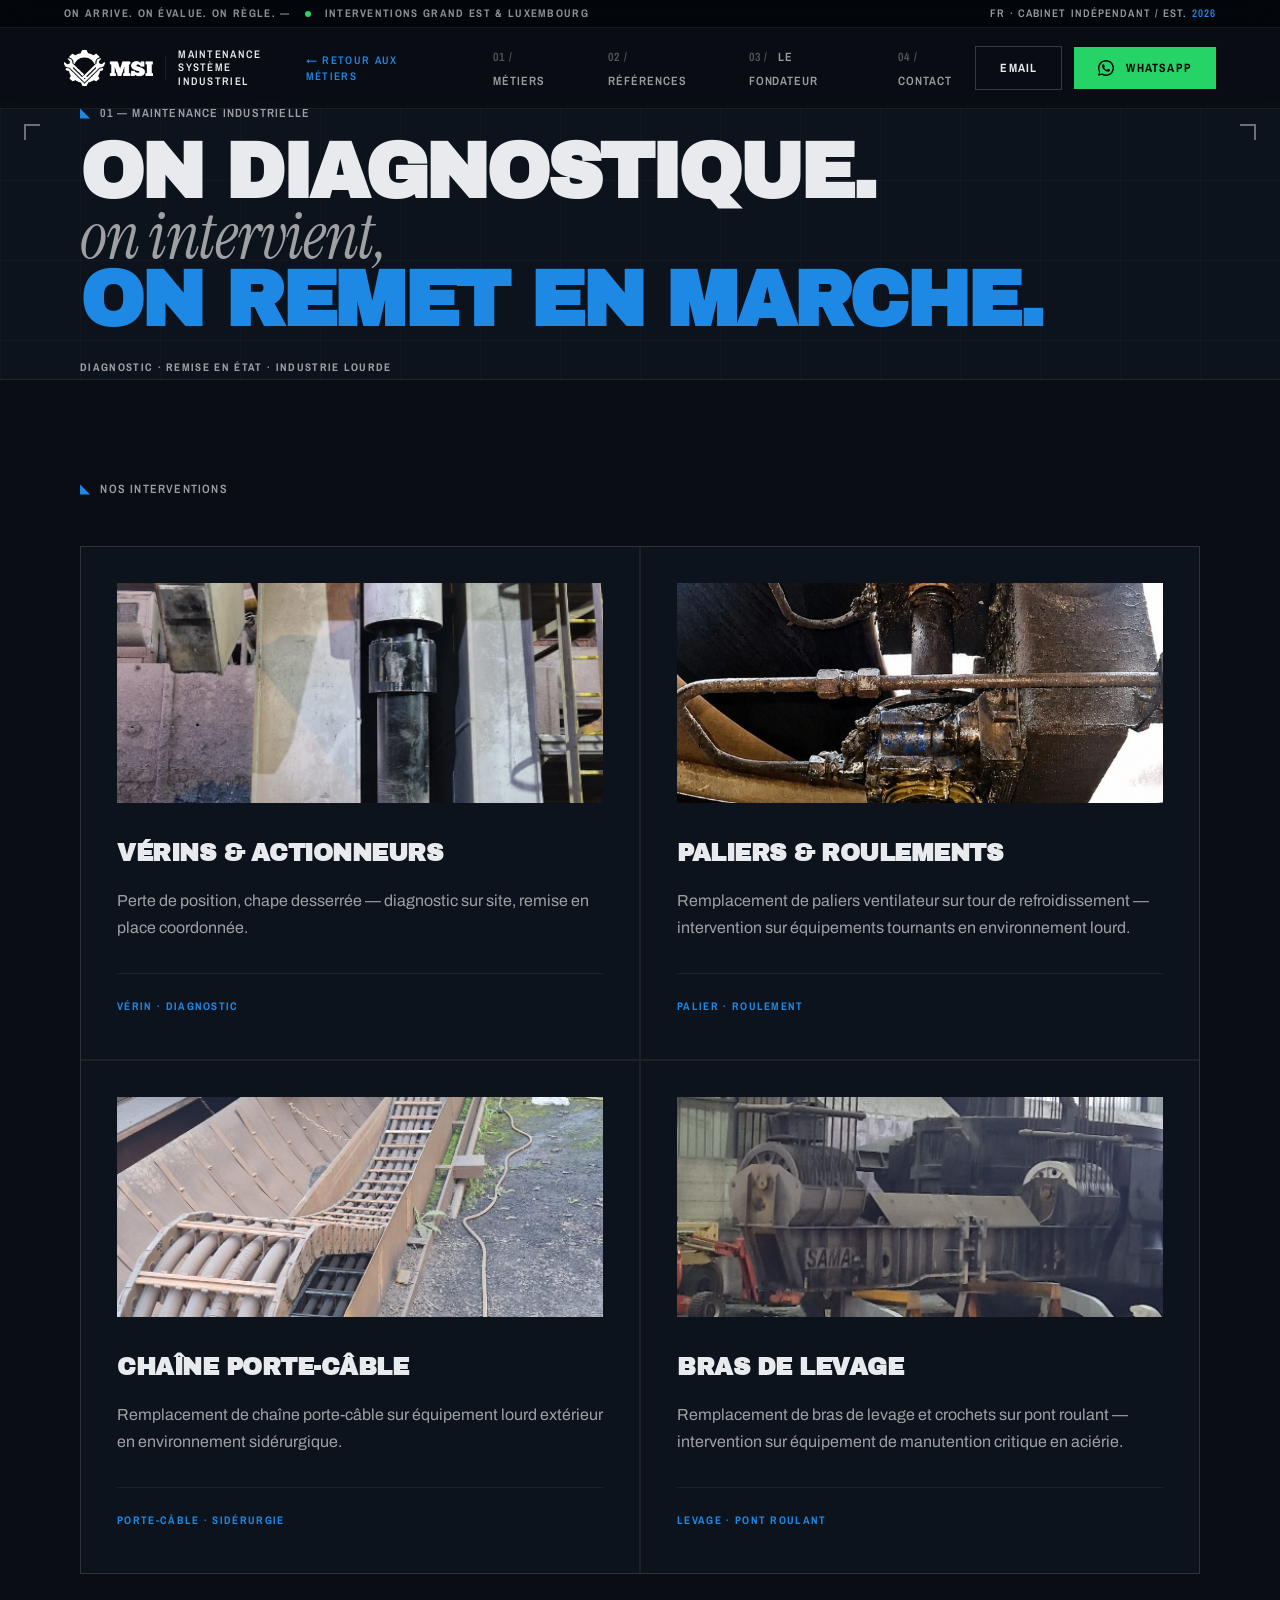
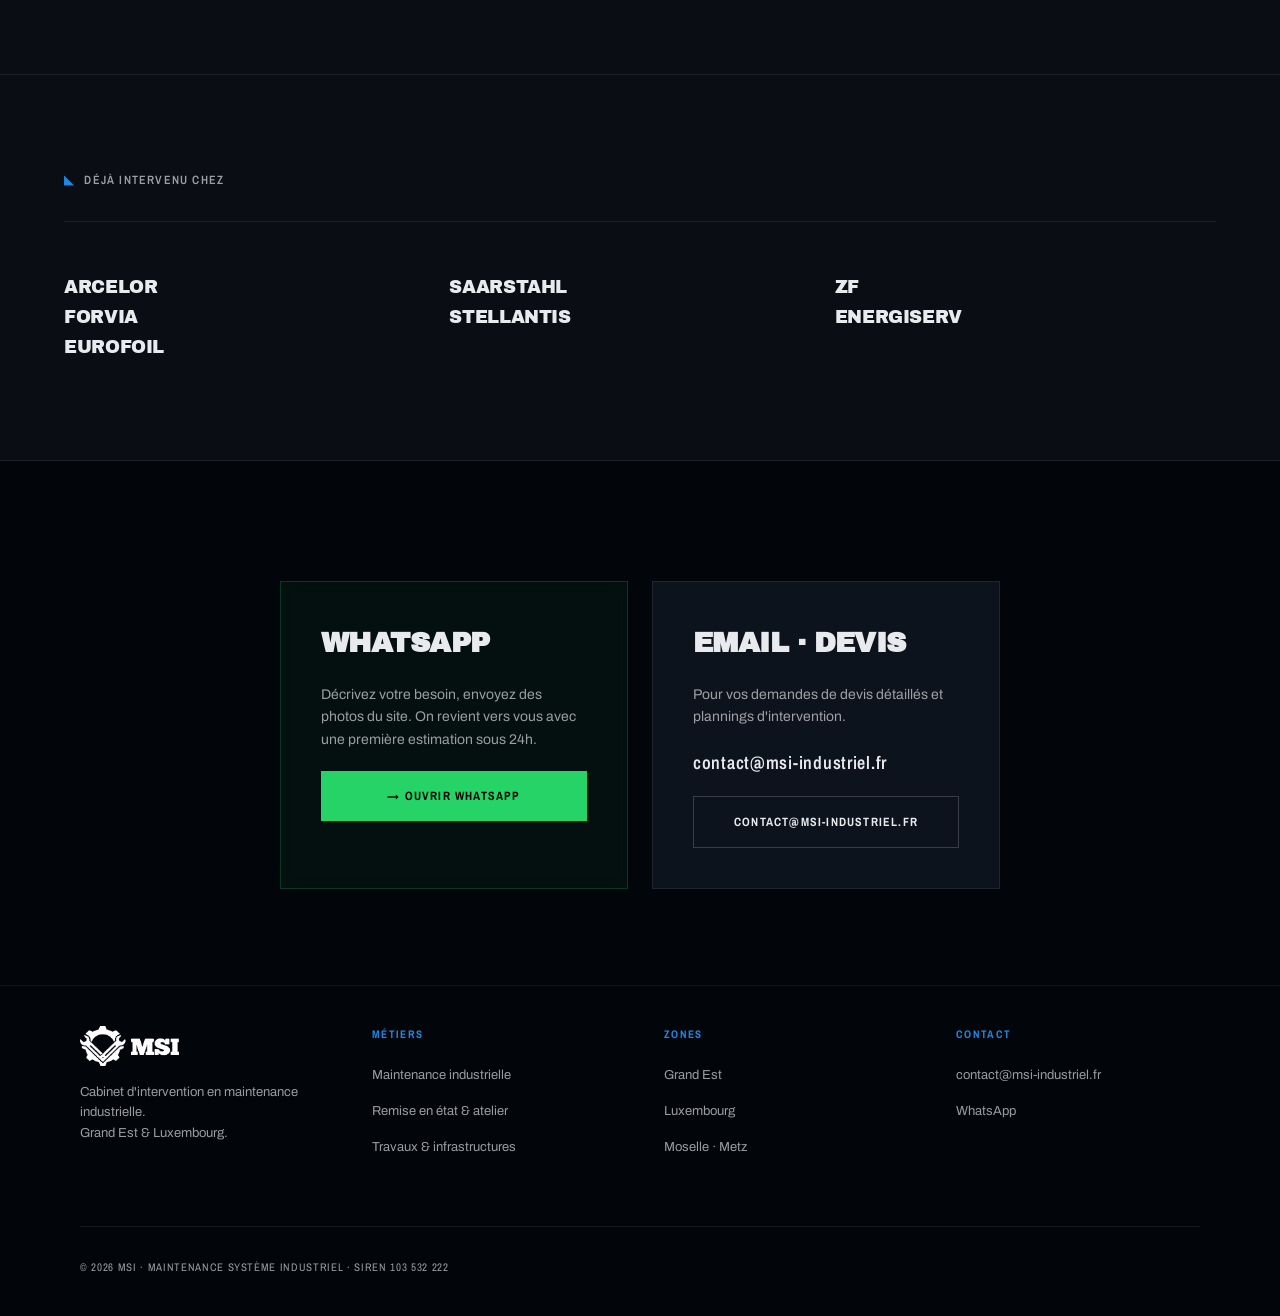
<file: maintenance-industrielle.html>
<!DOCTYPE html>
<html lang="fr">
<head>
  <meta charset="utf-8"/>
  <meta name="viewport" content="width=device-width, initial-scale=1.0"/>
  <title>Maintenance Industrielle — MSI</title>
  <meta name="description" content="MSI - Maintenance Industrielle. Diagnostic, remise en état, industrie lourde."/>
  <link rel="preconnect" href="https://fonts.googleapis.com"/>
  <link rel="preconnect" href="https://fonts.gstatic.com" crossorigin/>
  <link href="https://fonts.googleapis.com/css2?family=Archivo:wght@400;500;600;700&family=Archivo+Black&family=Archivo+Narrow:wght@500;600;700&family=Instrument+Serif:ital@1&display=swap" rel="stylesheet"/>
  <link rel="stylesheet" href="style.css"/>
  <style>
    /* Page specific overrides */
    body { background-color: #0a0e14; }
    
    /* Sticky Nav adjustments for back link */
    .nav { position: fixed; width: 100%; top: 28px; z-index: 100; background: rgba(10,14,20,0.92); backdrop-filter: blur(12px); border-bottom: 1px solid rgba(255,255,255,0.08); }
    
    /* Hero Band */
    .hero-band {
      margin-top: 100px;
      height: 280px;
      background-color: #0d131c;
      background-image: 
        linear-gradient(rgba(255, 255, 255, 0.02) 1px, transparent 1px),
        linear-gradient(90deg, rgba(255, 255, 255, 0.02) 1px, transparent 1px);
      background-size: 80px 80px;
      display: flex;
      align-items: center;
      position: relative;
      border-bottom: 1px solid var(--border);
    }
    .hero-band-content {
      padding: 0 80px;
      max-width: 1440px;
      margin: 0 auto;
      width: 100%;
      position: relative;
    }
    .hero-band .label { margin-bottom: 16px; }
    .hero-band .h1-display { 
      font-size: clamp(48px, 6vw, 80px); 
      line-height: 0.9; 
      margin-bottom: 24px;
    }
    .hero-band .h1-display .serif-line { padding-left: 0; }
    .hero-band .hero-tags {
      font-family: var(--font-ui);
      font-size: 11px;
      font-weight: 700;
      color: rgba(255,255,255,0.6);
      text-transform: uppercase;
      letter-spacing: 0.12em;
    }
    .corner-tl, .corner-tr {
      position: absolute;
      top: 24px;
      width: 16px;
      height: 16px;
    }
    .corner-tl { left: 24px; border-top: 2px solid rgba(255,255,255,0.4); border-left: 2px solid rgba(255,255,255,0.4); }
    .corner-tr { right: 24px; border-top: 2px solid rgba(255,255,255,0.4); border-right: 2px solid rgba(255,255,255,0.4); }

    /* Interventions Section */
    .section-interventions {
      padding: 100px 80px;
      max-width: 1440px;
      margin: 0 auto;
    }
    .interventions-grid {
      display: grid;
      grid-template-columns: 1fr 1fr;
      gap: 2px;
      background: var(--border);
      border: 1px solid var(--border);
      margin-top: 48px;
    }
    .intervention-card {
      background: #0d131c;
      padding: 36px;
      display: flex;
      flex-direction: column;
      position: relative;
    }
    .intervention-card-img {
      width: 100%;
      height: 220px;
      background: #161c28;
      margin-bottom: 32px;
    }
    .intervention-card-title {
      font-family: var(--font-display);
      font-size: 24px;
      text-transform: uppercase;
      letter-spacing: -0.02em;
      margin-bottom: 16px;
      color: var(--text);
    }
    .intervention-card-body {
      font-family: var(--font-body);
      font-size: 16px;
      line-height: 1.7;
      color: rgba(255,255,255,0.6);
      margin-bottom: 32px;
    }
    .intervention-card-footer {
      margin-top: auto;
      padding-top: 24px;
      border-top: 1px solid rgba(255,255,255,0.06);
    }
    .intervention-tag {
      font-family: var(--font-ui);
      font-size: 11px;
      font-weight: 700;
      color: var(--accent);
      text-transform: uppercase;
      letter-spacing: 0.12em;
      margin-bottom: 8px;
      display: block;
    }
    .intervention-source {
      font-family: var(--font-body);
      font-size: 12px;
      color: rgba(255,255,255,0.4);
      font-style: italic;
    }

    @media (max-width: 768px) {
      .hero-band { height: auto; min-height: 200px; padding: 32px 0; margin-top: 88px; }
      .hero-band-content { padding: 0 24px; }
      .hero-band .h1-display {
        font-size: clamp(26px, 8vw, 36px);
        line-height: 1.08;
        overflow-wrap: break-word;
        word-break: break-word;
      }
      .hero-band .hero-tags { font-size: 9px; letter-spacing: 0.06em; }

      .section-interventions { padding: 48px 20px; }
      .interventions-grid {
        display: flex;
        overflow-x: scroll;
        scroll-snap-type: x mandatory;
        -webkit-overflow-scrolling: touch;
        gap: 12px;
        background: transparent;
        border: none;
        margin-top: 32px;
        padding-bottom: 16px;
        margin-left: -20px;
        margin-right: -20px;
        padding-left: 20px;
        padding-right: 20px;
        scrollbar-width: none;
      }
      .interventions-grid::-webkit-scrollbar { display: none; }
      .intervention-card {
        flex: 0 0 82vw;
        scroll-snap-align: start;
      }
    }

  </style>
</head>
<body>

  <!-- 1. STICKY BAR -->
  <div class="sticky-bar" id="sticky-bar">
    <span class="sticky-bar-left">ON ARRIVE. ON ÉVALUE. ON RÈGLE. —<span class="dot"></span>INTERVENTIONS GRAND EST & LUXEMBOURG</span>
    <span>FR · CABINET INDÉPENDANT / EST. <span class="year">2026</span></span>
  </div>

  <!-- 2. NAV -->
  <nav class="nav" id="main-nav">
    <div class="nav-logo">
      <img class="nav-logo-icon" src="assets/img/msi-logo-white.png" alt="MSI — Maintenance Système Industriel"/>
      <div class="nav-logo-divider"></div>
      <div class="nav-logo-text">MAINTENANCE SYSTÈME<br/>INDUSTRIEL</div>
    </div>
    
    <div style="display: flex; align-items: center;">
      <a href="index.html#metiers" class="back-link">← Retour aux métiers</a>
      <ul class="nav-menu" style="margin-left: 24px;">
        <li><a href="index.html#metiers"><span class="num">01 /</span> Métiers</a></li>
        <li><a href="index.html#references"><span class="num">02 /</span> Références</a></li>
        <li><a href="index.html#fondateur"><span class="num">03 /</span> Le Fondateur</a></li>
        <li><a href="index.html#contact"><span class="num">04 /</span> Contact</a></li>
      </ul>
    </div>
    
    <div class="nav-actions">
      <a href="mailto:contact@msi-industriel.fr" class="btn btn-outline-sm">EMAIL</a>
      <a href="https://wa.me/33643799251" class="btn btn-wa-sm">
        <svg width="16" height="16" viewBox="0 0 24 24" fill="currentColor"><path d="M17.472 14.382c-.297-.149-1.758-.867-2.03-.967-.273-.099-.471-.148-.67.15-.197.297-.767.966-.94 1.164-.173.199-.347.223-.644.075-.297-.15-1.255-.463-2.39-1.475-.883-.788-1.48-1.761-1.653-2.059-.173-.297-.018-.458.13-.606.134-.133.298-.347.446-.52.149-.174.198-.298.298-.497.099-.198.05-.371-.025-.52-.075-.149-.669-1.612-.916-2.207-.242-.579-.487-.5-.669-.51-.173-.008-.371-.01-.57-.01-.198 0-.52.074-.792.372-.272.297-1.04 1.016-1.04 2.479 0 1.462 1.065 2.875 1.213 3.074.149.198 2.096 3.2 5.077 4.487.709.306 1.262.489 1.694.625.712.227 1.36.195 1.871.118.571-.085 1.758-.719 2.006-1.413.248-.694.248-1.289.173-1.413-.074-.124-.272-.198-.57-.347z"/><path d="M12 0C5.373 0 0 5.373 0 12c0 2.127.555 4.123 1.525 5.857L.06 23.524l5.844-1.533A11.94 11.94 0 0012 24c6.627 0 12-5.373 12-12S18.627 0 12 0zm0 21.82c-1.92 0-3.753-.516-5.36-1.493l-.384-.228-3.985 1.045 1.064-3.89-.25-.398A9.794 9.794 0 012.18 12c0-5.422 4.398-9.82 9.82-9.82S21.82 6.578 21.82 12s-4.398 9.82-9.82 9.82z"/></svg>
        WHATSAPP
      </a>
    </div>
  </nav>

  <!-- HERO BAND -->
  <header class="hero-band">
    <div class="corner-tl"></div>
    <div class="corner-tr"></div>
    <div class="hero-band-content reveal">
      <p class="label"><span class="triangle">◣</span> 01 — MAINTENANCE INDUSTRIELLE</p>
      <h1 class="h1-display">
        ON DIAGNOSTIQUE.<br/>
        <span class="serif-line" style="color: rgba(255,255,255,0.6);">on intervient,</span>
        <span style="color: var(--accent);">ON REMET EN MARCHE.</span>
      </h1>
      <div class="hero-tags">DIAGNOSTIC · REMISE EN ÉTAT · INDUSTRIE LOURDE</div>
    </div>
  </header>

  <!-- INTERVENTIONS -->
  <section class="section-interventions">
    <p class="label reveal"><span class="triangle">◣</span> NOS INTERVENTIONS</p>
    <div class="interventions-grid">
      <!-- CARD 1 -->
      <div class="intervention-card reveal">
        <div class="intervention-card-img" style="background-image: url('assets/img/verin.png'); background-size: cover; background-position: center;"></div>
        <h3 class="intervention-card-title">VÉRINS & ACTIONNEURS</h3>
        <p class="intervention-card-body">Perte de position, chape desserrée — diagnostic sur site, remise en place coordonnée.</p>
        <div class="intervention-card-footer">
          <span class="intervention-tag">VÉRIN · DIAGNOSTIC</span>
        </div>
      </div>
      <!-- CARD 2 -->
      <div class="intervention-card reveal reveal-delay-1">
        <div class="intervention-card-img" style="background-image: url('assets/img/palier.jpg'); background-size: cover; background-position: center;"></div>
        <h3 class="intervention-card-title">PALIERS & ROULEMENTS</h3>
        <p class="intervention-card-body">Remplacement de paliers ventilateur sur tour de refroidissement — intervention sur équipements tournants en environnement lourd.</p>
        <div class="intervention-card-footer">
          <span class="intervention-tag">PALIER · ROULEMENT</span>
        </div>
      </div>
      <!-- CARD 3 -->
      <div class="intervention-card reveal">
        <div class="intervention-card-img" style="background-image: url('assets/img/chaine.jpg'); background-size: cover; background-position: center;"></div>
        <h3 class="intervention-card-title">CHAÎNE PORTE-CÂBLE</h3>
        <p class="intervention-card-body">Remplacement de chaîne porte-câble sur équipement lourd extérieur en environnement sidérurgique.</p>
        <div class="intervention-card-footer">
          <span class="intervention-tag">PORTE-CÂBLE · SIDÉRURGIE</span>
        </div>
      </div>
      <!-- CARD 4 -->
      <div class="intervention-card reveal reveal-delay-1">
        <div class="intervention-card-img" style="background-image: url('assets/img/levage.png'); background-size: cover; background-position: center;"></div>
        <h3 class="intervention-card-title">BRAS DE LEVAGE</h3>
        <p class="intervention-card-body">Remplacement de bras de levage et crochets sur pont roulant — intervention sur équipement de manutention critique en aciérie.</p>
        <div class="intervention-card-footer">
          <span class="intervention-tag">LEVAGE · PONT ROULANT</span>
        </div>
      </div>
    </div>
  </section>

  <!-- RÉFÉRENCES -->
  <section class="section-references" style="background: transparent; border-top: 1px solid var(--border);">
    <div class="container">
      <div class="section-header reveal">
        <p class="label"><span class="triangle">◣</span> DÉJÀ INTERVENU CHEZ</p>
      </div>
      <div class="ref-grid">
        <div class="ref-item reveal"><div class="ref-name" style="font-family: var(--font-display); font-size: 18px; color: var(--text);">ARCELOR</div></div>
        <div class="ref-item reveal reveal-delay-1"><div class="ref-name" style="font-family: var(--font-display); font-size: 18px; color: var(--text);">SAARSTAHL</div></div>
        <div class="ref-item reveal reveal-delay-2"><div class="ref-name" style="font-family: var(--font-display); font-size: 18px; color: var(--text);">ZF</div></div>
        <div class="ref-item reveal reveal-delay-3"><div class="ref-name" style="font-family: var(--font-display); font-size: 18px; color: var(--text);">FORVIA</div></div>
        <div class="ref-item reveal"><div class="ref-name" style="font-family: var(--font-display); font-size: 18px; color: var(--text);">STELLANTIS</div></div>
        <div class="ref-item reveal reveal-delay-1"><div class="ref-name" style="font-family: var(--font-display); font-size: 18px; color: var(--text);">ENERGISERV</div></div>
        <div class="ref-item reveal reveal-delay-2"><div class="ref-name" style="font-family: var(--font-display); font-size: 18px; color: var(--text);">EUROFOIL</div></div>
      </div>
    </div>
  </section>

  <!-- CLOSING CTA -->
  <section class="section-cta" style="background: #02060b;">
    <div class="container">
      <div class="cta-cards" style="max-width: 720px; margin: 0 auto; gap: 24px;">
        <div class="cta-card cta-card-wa reveal" style="background: rgba(37,211,102,0.05); border: 1px solid rgba(37,211,102,0.2);">
          <h3 class="cta-card-title">WHATSAPP</h3>
          <p class="cta-card-desc">Décrivez votre besoin, envoyez des photos du site. On revient vers vous avec une première estimation sous 24h.</p>
          <a href="https://wa.me/33643799251" class="btn btn-wa">→ OUVRIR WHATSAPP</a>
        </div>
        <div class="cta-card cta-card-email reveal reveal-delay-1" style="background: #0d131c; border: 1px solid rgba(255,255,255,0.08);">
          <h3 class="cta-card-title">EMAIL · DEVIS</h3>
          <p class="cta-card-desc">Pour vos demandes de devis détaillés et plannings d'intervention.</p>
          <p class="cta-card-contact">contact@msi-industriel.fr</p>
          <a href="mailto:contact@msi-industriel.fr" class="btn btn-outline">CONTACT@MSI-INDUSTRIEL.FR</a>
        </div>
      </div>
    </div>
  </section>

  <!-- FOOTER -->
  <footer class="footer" style="background: #02060b; padding: 40px 80px; border-top: 1px solid rgba(255,255,255,0.06);">
    <div class="footer-top">
      <div class="footer-brand">
        <img src="assets/img/msi-logo-white.png" alt="MSI" class="footer-logo"/>
        <p class="footer-brand-pitch">Cabinet d'intervention en maintenance industrielle.<br/>Grand Est & Luxembourg.</p>
      </div>
      <div>
        <h4 class="footer-col-title">MÉTIERS</h4>
        <ul class="footer-links">
          <li><a href="maintenance-industrielle.html">Maintenance industrielle</a></li>
          <li><a href="remise-en-etat-atelier.html">Remise en état & atelier</a></li>
          <li><a href="travaux-infrastructures.html">Travaux & infrastructures</a></li>
        </ul>
      </div>
      <div>
        <h4 class="footer-col-title">ZONES</h4>
        <ul class="footer-links">
          <li><a href="#">Grand Est</a></li>
          <li><a href="#">Luxembourg</a></li>
          <li><a href="#">Moselle · Metz</a></li>
        </ul>
      </div>
      <div>
        <h4 class="footer-col-title">CONTACT</h4>
        <ul class="footer-links">
          <li><a href="mailto:contact@msi-industriel.fr">contact@msi-industriel.fr</a></li>
          <li><a href="https://wa.me/33643799251">WhatsApp</a></li>
        </ul>
      </div>
    </div>
    <div class="footer-bottom">
      <p>© 2026 MSI · MAINTENANCE SYSTÈME INDUSTRIEL · SIREN 103 532 222</p>
    </div>
  </footer>

  <script>
    document.addEventListener("DOMContentLoaded", () => {
      const observer = new IntersectionObserver((entries) => {
        entries.forEach(entry => {
          if (entry.isIntersecting) {
            entry.target.classList.add('visible');
            observer.unobserve(entry.target);
          }
        });
      }, { threshold: 0.1 });
      document.querySelectorAll('.reveal').forEach(el => observer.observe(el));
    });
  </script>
</body>
</html>
</file>
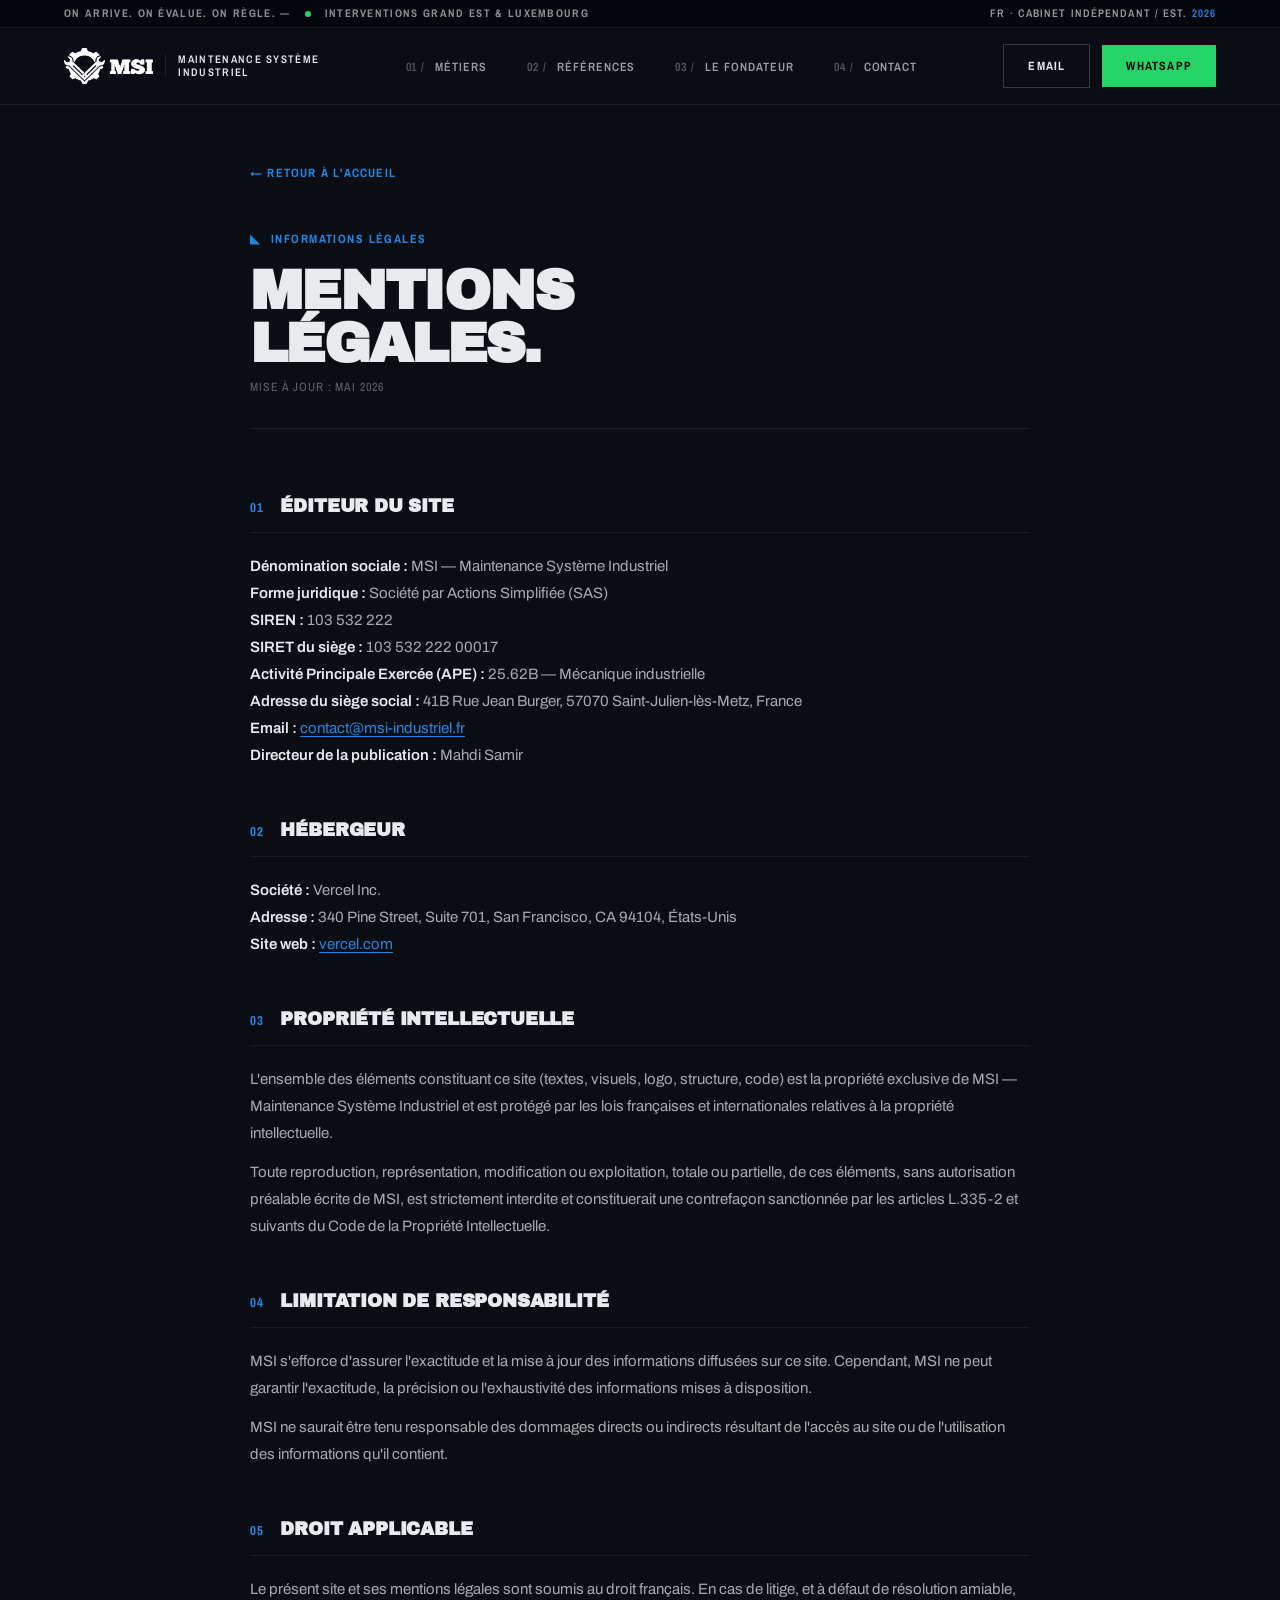
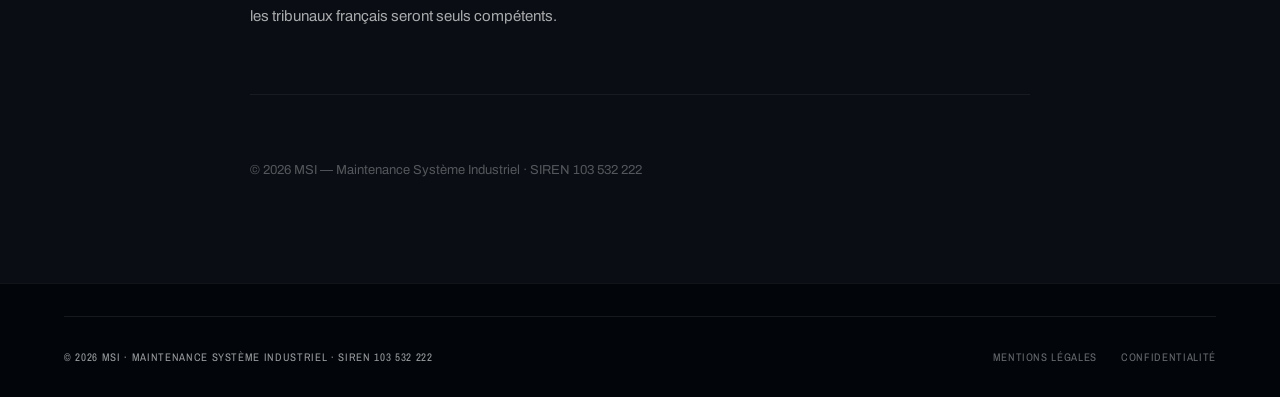
<file: mentions-legales.html>
<!DOCTYPE html>
<html lang="fr">
<head>
  <meta charset="utf-8"/>
  <meta name="viewport" content="width=device-width, initial-scale=1.0"/>
  <title>Mentions légales — MSI</title>
  <meta name="description" content="Mentions légales de MSI — Maintenance Système Industriel."/>
  <link rel="preconnect" href="https://fonts.googleapis.com"/>
  <link rel="preconnect" href="https://fonts.gstatic.com" crossorigin/>
  <link href="https://fonts.googleapis.com/css2?family=Archivo:wght@400;500;600;700&family=Archivo+Black&family=Archivo+Narrow:wght@500;600;700&family=Instrument+Serif:ital@1&display=swap" rel="stylesheet"/>
  <link rel="stylesheet" href="style.css"/>
  <style>
    body { background-color: #0a0e14; }
    .legal-page {
      max-width: 860px;
      margin: 0 auto;
      padding: 160px 40px 100px;
    }
    .legal-eyebrow {
      font-family: var(--font-ui);
      font-size: 12px;
      font-weight: 700;
      letter-spacing: 0.12em;
      text-transform: uppercase;
      color: var(--accent);
      margin-bottom: 16px;
    }
    .legal-eyebrow .triangle { color: var(--accent); margin-right: 6px; }
    .legal-title {
      font-family: var(--font-display);
      font-size: clamp(36px, 5vw, 56px);
      text-transform: uppercase;
      letter-spacing: -0.03em;
      line-height: 0.95;
      margin-bottom: 8px;
      color: var(--text);
    }
    .legal-date {
      font-family: var(--font-ui);
      font-size: 12px;
      color: rgba(255,255,255,0.35);
      letter-spacing: 0.08em;
      text-transform: uppercase;
      margin-bottom: 64px;
      padding-bottom: 32px;
      border-bottom: 1px solid rgba(255,255,255,0.08);
    }
    .legal-section {
      margin-bottom: 48px;
    }
    .legal-section-title {
      font-family: var(--font-display);
      font-size: 18px;
      text-transform: uppercase;
      letter-spacing: -0.01em;
      color: var(--text);
      margin-bottom: 20px;
      padding-bottom: 12px;
      border-bottom: 1px solid rgba(255,255,255,0.06);
    }
    .legal-section-title span {
      color: var(--accent);
      font-size: 13px;
      margin-right: 10px;
      font-family: var(--font-ui);
      font-weight: 700;
      letter-spacing: 0.1em;
    }
    .legal-body {
      font-family: var(--font-body);
      font-size: 15px;
      line-height: 1.8;
      color: rgba(255,255,255,0.65);
    }
    .legal-body strong {
      color: var(--text);
      font-weight: 600;
    }
    .legal-body a {
      color: var(--accent);
      text-decoration: underline;
      text-underline-offset: 3px;
    }
    .legal-body a:hover { color: #fff; }
    .legal-separator {
      height: 1px;
      background: rgba(255,255,255,0.06);
      margin: 64px 0;
    }
    .back-btn {
      display: inline-flex;
      align-items: center;
      gap: 8px;
      font-family: var(--font-ui);
      font-size: 12px;
      font-weight: 700;
      letter-spacing: 0.1em;
      text-transform: uppercase;
      color: var(--accent);
      margin-bottom: 48px;
      transition: color 0.3s;
    }
    .back-btn:hover { color: #fff; }
    @media (max-width: 768px) {
      .legal-page { padding: 120px 24px 80px; }
    }
  </style>
</head>
<body>

  <!-- STICKY BAR -->
  <div class="sticky-bar">
    <span class="sticky-bar-left">ON ARRIVE. ON ÉVALUE. ON RÈGLE. —<span class="dot"></span>INTERVENTIONS GRAND EST & LUXEMBOURG</span>
    <span>FR · CABINET INDÉPENDANT / EST. <span class="year">2026</span></span>
  </div>

  <!-- NAV -->
  <nav class="nav">
    <div class="nav-logo">
      <img class="nav-logo-icon" src="assets/img/msi-logo-white.png" alt="MSI"/>
      <div class="nav-logo-divider"></div>
      <div class="nav-logo-text">MAINTENANCE SYSTÈME<br/>INDUSTRIEL</div>
    </div>
    <ul class="nav-menu">
      <li><a href="index.html#metiers"><span class="num">01 /</span> Métiers</a></li>
      <li><a href="index.html#references"><span class="num">02 /</span> Références</a></li>
      <li><a href="index.html#fondateur"><span class="num">03 /</span> Le Fondateur</a></li>
      <li><a href="index.html#contact"><span class="num">04 /</span> Contact</a></li>
    </ul>
    <div class="nav-actions">
      <a href="mailto:contact@msi-industriel.fr" class="btn btn-outline-sm">EMAIL</a>
      <a href="https://wa.me/33643799251" class="btn btn-wa-sm">WHATSAPP</a>
    </div>
  </nav>

  <!-- CONTENU -->
  <main class="legal-page">

    <a href="index.html" class="back-btn">← Retour à l'accueil</a>

    <p class="legal-eyebrow"><span class="triangle">◣</span> INFORMATIONS LÉGALES</p>
    <h1 class="legal-title">Mentions<br/>légales.</h1>
    <p class="legal-date">Mise à jour : Mai 2026</p>

    <!-- ÉDITEUR -->
    <div class="legal-section">
      <h2 class="legal-section-title"><span>01</span> Éditeur du site</h2>
      <div class="legal-body">
        <p><strong>Dénomination sociale :</strong> MSI — Maintenance Système Industriel</p>
        <p><strong>Forme juridique :</strong> Société par Actions Simplifiée (SAS)</p>
        <p><strong>SIREN :</strong> 103 532 222</p>
        <p><strong>SIRET du siège :</strong> 103 532 222 00017</p>
        <p><strong>Activité Principale Exercée (APE) :</strong> 25.62B — Mécanique industrielle</p>
        <p><strong>Adresse du siège social :</strong> 41B Rue Jean Burger, 57070 Saint-Julien-lès-Metz, France</p>
        <p><strong>Email :</strong> <a href="mailto:contact@msi-industriel.fr">contact@msi-industriel.fr</a></p>
        <p><strong>Directeur de la publication :</strong> Mahdi Samir</p>
      </div>
    </div>

    <!-- HÉBERGEUR -->
    <div class="legal-section">
      <h2 class="legal-section-title"><span>02</span> Hébergeur</h2>
      <div class="legal-body">
        <p><strong>Société :</strong> Vercel Inc.</p>
        <p><strong>Adresse :</strong> 340 Pine Street, Suite 701, San Francisco, CA 94104, États-Unis</p>
        <p><strong>Site web :</strong> <a href="https://vercel.com" target="_blank" rel="noopener">vercel.com</a></p>
      </div>
    </div>

    <!-- PROPRIÉTÉ INTELLECTUELLE -->
    <div class="legal-section">
      <h2 class="legal-section-title"><span>03</span> Propriété intellectuelle</h2>
      <div class="legal-body">
        <p>L'ensemble des éléments constituant ce site (textes, visuels, logo, structure, code) est la propriété exclusive de MSI — Maintenance Système Industriel et est protégé par les lois françaises et internationales relatives à la propriété intellectuelle.</p>
        <p style="margin-top:12px;">Toute reproduction, représentation, modification ou exploitation, totale ou partielle, de ces éléments, sans autorisation préalable écrite de MSI, est strictement interdite et constituerait une contrefaçon sanctionnée par les articles L.335-2 et suivants du Code de la Propriété Intellectuelle.</p>
      </div>
    </div>

    <!-- RESPONSABILITÉ -->
    <div class="legal-section">
      <h2 class="legal-section-title"><span>04</span> Limitation de responsabilité</h2>
      <div class="legal-body">
        <p>MSI s'efforce d'assurer l'exactitude et la mise à jour des informations diffusées sur ce site. Cependant, MSI ne peut garantir l'exactitude, la précision ou l'exhaustivité des informations mises à disposition.</p>
        <p style="margin-top:12px;">MSI ne saurait être tenu responsable des dommages directs ou indirects résultant de l'accès au site ou de l'utilisation des informations qu'il contient.</p>
      </div>
    </div>

    <!-- DROIT APPLICABLE -->
    <div class="legal-section">
      <h2 class="legal-section-title"><span>05</span> Droit applicable</h2>
      <div class="legal-body">
        <p>Le présent site et ses mentions légales sont soumis au droit français. En cas de litige, et à défaut de résolution amiable, les tribunaux français seront seuls compétents.</p>
      </div>
    </div>

    <div class="legal-separator"></div>

    <div class="legal-body" style="font-size:13px; color: rgba(255,255,255,0.3);">
      © 2026 MSI — Maintenance Système Industriel · SIREN 103 532 222
    </div>

  </main>

  <!-- FOOTER -->
  <footer class="footer" style="background: #02060b; padding: 32px 64px; border-top: 1px solid rgba(255,255,255,0.06);">
    <div class="footer-bottom">
      <span>© 2026 MSI · MAINTENANCE SYSTÈME INDUSTRIEL · SIREN 103 532 222</span>
      <span style="display:flex; gap:24px;">
        <a href="mentions-legales.html" style="font-family:var(--font-ui);font-size:11px;letter-spacing:0.06em;text-transform:uppercase;color:rgba(255,255,255,0.4);">Mentions légales</a>
        <a href="politique-confidentialite.html" style="font-family:var(--font-ui);font-size:11px;letter-spacing:0.06em;text-transform:uppercase;color:rgba(255,255,255,0.4);">Confidentialité</a>
      </span>
    </div>
  </footer>

</body>
</html>
</file>
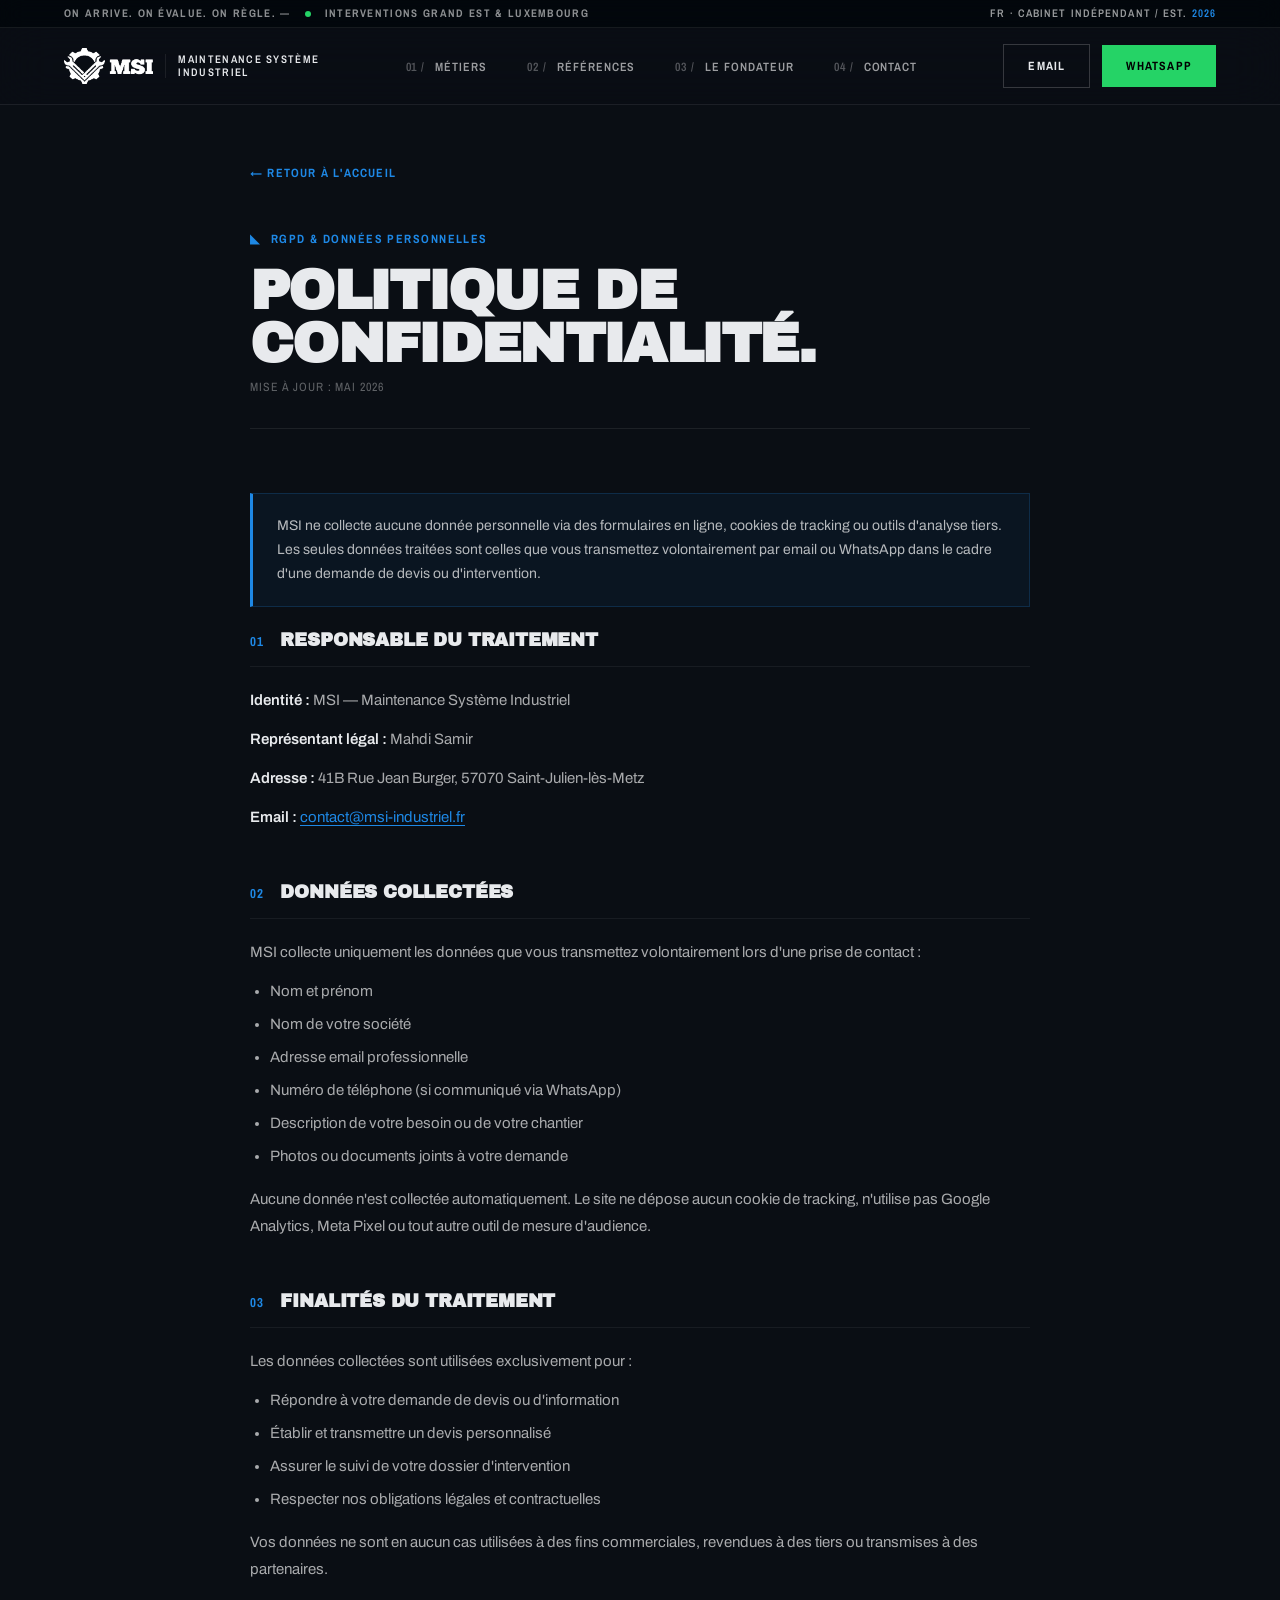
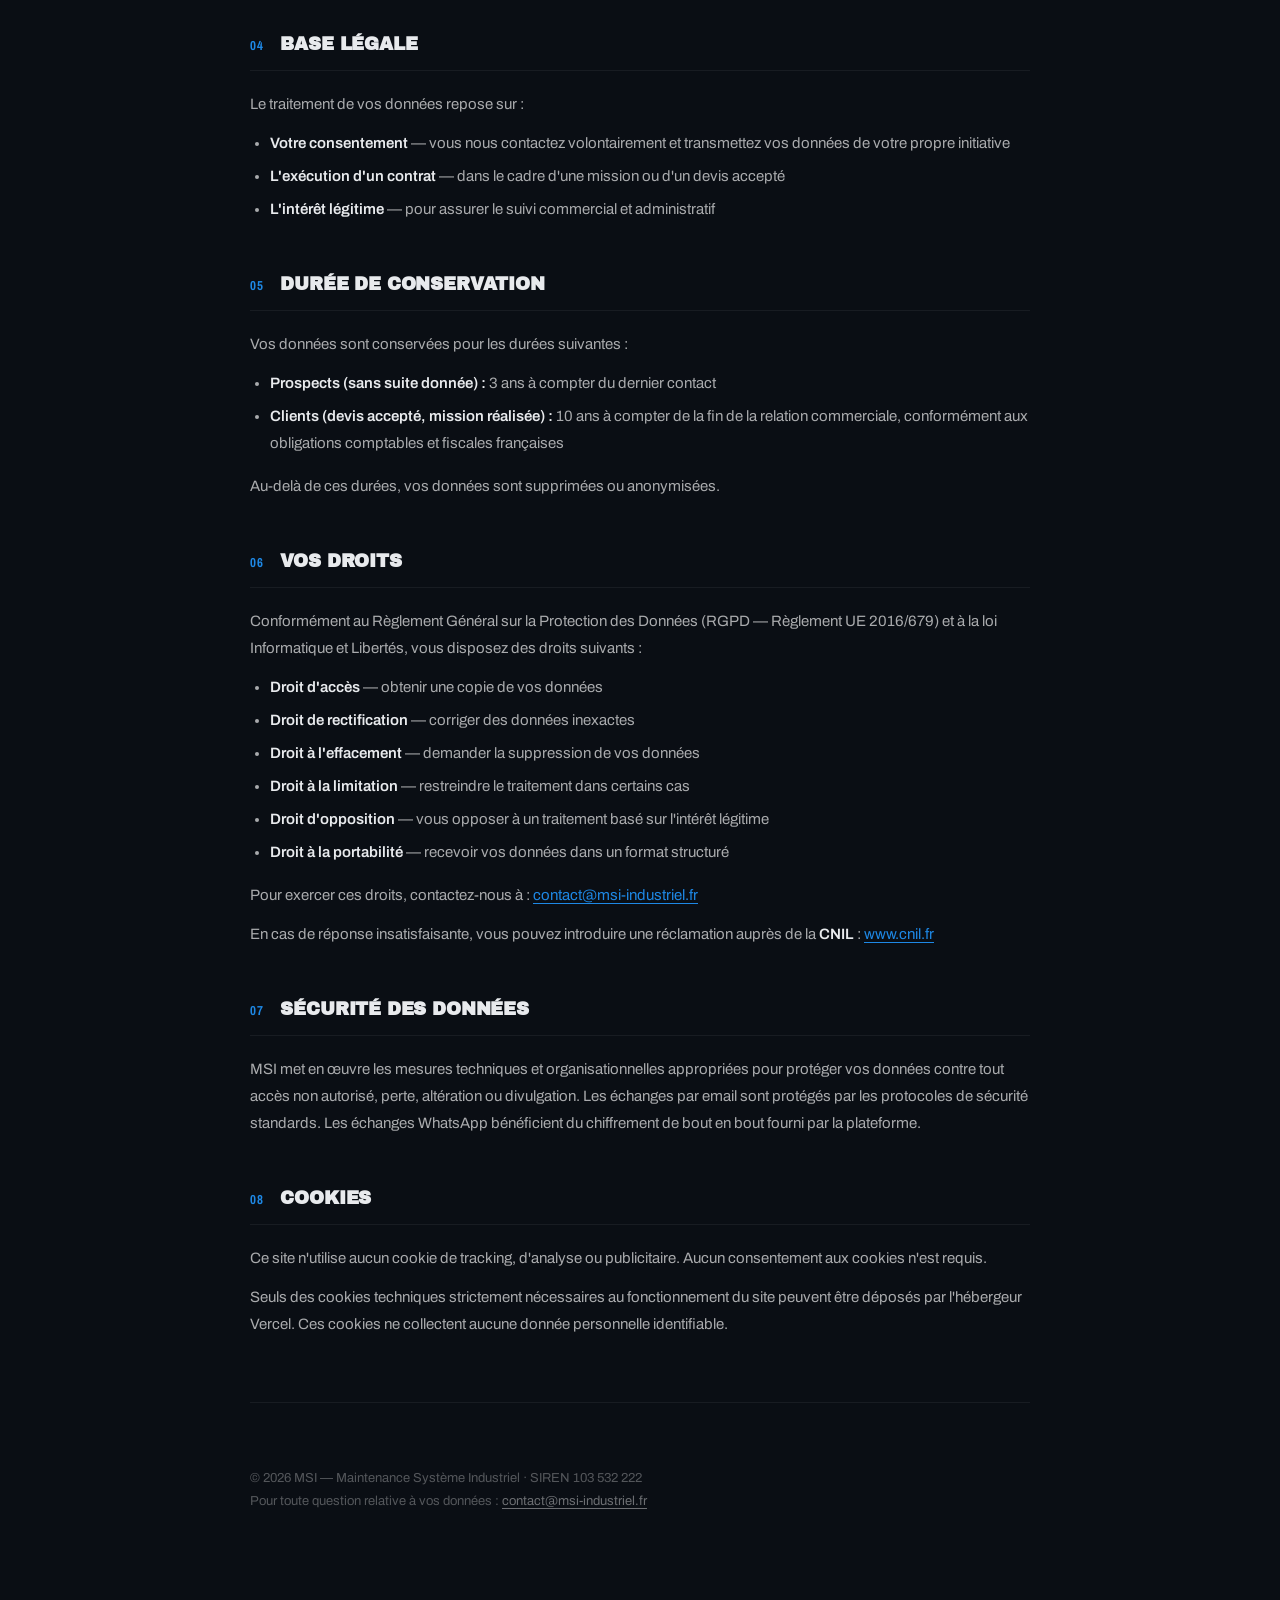
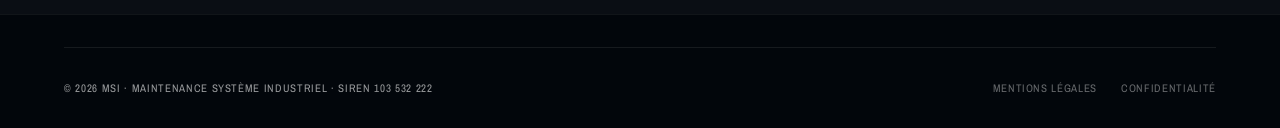
<file: politique-confidentialite.html>
<!DOCTYPE html>
<html lang="fr">
<head>
  <meta charset="utf-8"/>
  <meta name="viewport" content="width=device-width, initial-scale=1.0"/>
  <title>Politique de confidentialité — MSI</title>
  <meta name="description" content="Politique de confidentialité de MSI — Maintenance Système Industriel."/>
  <link rel="preconnect" href="https://fonts.googleapis.com"/>
  <link rel="preconnect" href="https://fonts.gstatic.com" crossorigin/>
  <link href="https://fonts.googleapis.com/css2?family=Archivo:wght@400;500;600;700&family=Archivo+Black&family=Archivo+Narrow:wght@500;600;700&family=Instrument+Serif:ital@1&display=swap" rel="stylesheet"/>
  <link rel="stylesheet" href="style.css"/>
  <style>
    body { background-color: #0a0e14; }
    .legal-page {
      max-width: 860px;
      margin: 0 auto;
      padding: 160px 40px 100px;
    }
    .legal-eyebrow {
      font-family: var(--font-ui);
      font-size: 12px;
      font-weight: 700;
      letter-spacing: 0.12em;
      text-transform: uppercase;
      color: var(--accent);
      margin-bottom: 16px;
    }
    .legal-eyebrow .triangle { color: var(--accent); margin-right: 6px; }
    .legal-title {
      font-family: var(--font-display);
      font-size: clamp(36px, 5vw, 56px);
      text-transform: uppercase;
      letter-spacing: -0.03em;
      line-height: 0.95;
      margin-bottom: 8px;
      color: var(--text);
    }
    .legal-date {
      font-family: var(--font-ui);
      font-size: 12px;
      color: rgba(255,255,255,0.35);
      letter-spacing: 0.08em;
      text-transform: uppercase;
      margin-bottom: 64px;
      padding-bottom: 32px;
      border-bottom: 1px solid rgba(255,255,255,0.08);
    }
    .legal-section { margin-bottom: 48px; }
    .legal-section-title {
      font-family: var(--font-display);
      font-size: 18px;
      text-transform: uppercase;
      letter-spacing: -0.01em;
      color: var(--text);
      margin-bottom: 20px;
      padding-bottom: 12px;
      border-bottom: 1px solid rgba(255,255,255,0.06);
    }
    .legal-section-title span {
      color: var(--accent);
      font-size: 13px;
      margin-right: 10px;
      font-family: var(--font-ui);
      font-weight: 700;
      letter-spacing: 0.1em;
    }
    .legal-body {
      font-family: var(--font-body);
      font-size: 15px;
      line-height: 1.8;
      color: rgba(255,255,255,0.65);
    }
    .legal-body p { margin-bottom: 12px; }
    .legal-body strong { color: var(--text); font-weight: 600; }
    .legal-body a {
      color: var(--accent);
      text-decoration: underline;
      text-underline-offset: 3px;
    }
    .legal-body a:hover { color: #fff; }
    .legal-body ul {
      padding-left: 20px;
      margin-top: 8px;
    }
    .legal-body ul li { margin-bottom: 6px; }
    .legal-separator {
      height: 1px;
      background: rgba(255,255,255,0.06);
      margin: 64px 0;
    }
    .back-btn {
      display: inline-flex;
      align-items: center;
      gap: 8px;
      font-family: var(--font-ui);
      font-size: 12px;
      font-weight: 700;
      letter-spacing: 0.1em;
      text-transform: uppercase;
      color: var(--accent);
      margin-bottom: 48px;
      transition: color 0.3s;
    }
    .back-btn:hover { color: #fff; }
    .highlight-box {
      background: rgba(30,136,229,0.06);
      border: 1px solid rgba(30,136,229,0.2);
      border-left: 3px solid var(--accent);
      padding: 20px 24px;
      margin: 20px 0;
      font-family: var(--font-body);
      font-size: 14px;
      line-height: 1.7;
      color: rgba(255,255,255,0.7);
    }
    @media (max-width: 768px) {
      .legal-page { padding: 120px 24px 80px; }
    }
  </style>
</head>
<body>

  <!-- STICKY BAR -->
  <div class="sticky-bar">
    <span class="sticky-bar-left">ON ARRIVE. ON ÉVALUE. ON RÈGLE. —<span class="dot"></span>INTERVENTIONS GRAND EST & LUXEMBOURG</span>
    <span>FR · CABINET INDÉPENDANT / EST. <span class="year">2026</span></span>
  </div>

  <!-- NAV -->
  <nav class="nav">
    <div class="nav-logo">
      <img class="nav-logo-icon" src="assets/img/msi-logo-white.png" alt="MSI"/>
      <div class="nav-logo-divider"></div>
      <div class="nav-logo-text">MAINTENANCE SYSTÈME<br/>INDUSTRIEL</div>
    </div>
    <ul class="nav-menu">
      <li><a href="index.html#metiers"><span class="num">01 /</span> Métiers</a></li>
      <li><a href="index.html#references"><span class="num">02 /</span> Références</a></li>
      <li><a href="index.html#fondateur"><span class="num">03 /</span> Le Fondateur</a></li>
      <li><a href="index.html#contact"><span class="num">04 /</span> Contact</a></li>
    </ul>
    <div class="nav-actions">
      <a href="mailto:contact@msi-industriel.fr" class="btn btn-outline-sm">EMAIL</a>
      <a href="https://wa.me/33643799251" class="btn btn-wa-sm">WHATSAPP</a>
    </div>
  </nav>

  <!-- CONTENU -->
  <main class="legal-page">

    <a href="index.html" class="back-btn">← Retour à l'accueil</a>

    <p class="legal-eyebrow"><span class="triangle">◣</span> RGPD & DONNÉES PERSONNELLES</p>
    <h1 class="legal-title">Politique de<br/>confidentialité.</h1>
    <p class="legal-date">Mise à jour : Mai 2026</p>

    <div class="highlight-box">
      MSI ne collecte aucune donnée personnelle via des formulaires en ligne, cookies de tracking ou outils d'analyse tiers. Les seules données traitées sont celles que vous transmettez volontairement par email ou WhatsApp dans le cadre d'une demande de devis ou d'intervention.
    </div>

    <!-- RESPONSABLE -->
    <div class="legal-section">
      <h2 class="legal-section-title"><span>01</span> Responsable du traitement</h2>
      <div class="legal-body">
        <p><strong>Identité :</strong> MSI — Maintenance Système Industriel</p>
        <p><strong>Représentant légal :</strong> Mahdi Samir</p>
        <p><strong>Adresse :</strong> 41B Rue Jean Burger, 57070 Saint-Julien-lès-Metz</p>
        <p><strong>Email :</strong> <a href="mailto:contact@msi-industriel.fr">contact@msi-industriel.fr</a></p>
      </div>
    </div>

    <!-- DONNÉES COLLECTÉES -->
    <div class="legal-section">
      <h2 class="legal-section-title"><span>02</span> Données collectées</h2>
      <div class="legal-body">
        <p>MSI collecte uniquement les données que vous transmettez volontairement lors d'une prise de contact :</p>
        <ul>
          <li>Nom et prénom</li>
          <li>Nom de votre société</li>
          <li>Adresse email professionnelle</li>
          <li>Numéro de téléphone (si communiqué via WhatsApp)</li>
          <li>Description de votre besoin ou de votre chantier</li>
          <li>Photos ou documents joints à votre demande</li>
        </ul>
        <p style="margin-top:16px;">Aucune donnée n'est collectée automatiquement. Le site ne dépose aucun cookie de tracking, n'utilise pas Google Analytics, Meta Pixel ou tout autre outil de mesure d'audience.</p>
      </div>
    </div>

    <!-- FINALITÉS -->
    <div class="legal-section">
      <h2 class="legal-section-title"><span>03</span> Finalités du traitement</h2>
      <div class="legal-body">
        <p>Les données collectées sont utilisées exclusivement pour :</p>
        <ul>
          <li>Répondre à votre demande de devis ou d'information</li>
          <li>Établir et transmettre un devis personnalisé</li>
          <li>Assurer le suivi de votre dossier d'intervention</li>
          <li>Respecter nos obligations légales et contractuelles</li>
        </ul>
        <p style="margin-top:16px;">Vos données ne sont en aucun cas utilisées à des fins commerciales, revendues à des tiers ou transmises à des partenaires.</p>
      </div>
    </div>

    <!-- BASE LÉGALE -->
    <div class="legal-section">
      <h2 class="legal-section-title"><span>04</span> Base légale</h2>
      <div class="legal-body">
        <p>Le traitement de vos données repose sur :</p>
        <ul>
          <li><strong>Votre consentement</strong> — vous nous contactez volontairement et transmettez vos données de votre propre initiative</li>
          <li><strong>L'exécution d'un contrat</strong> — dans le cadre d'une mission ou d'un devis accepté</li>
          <li><strong>L'intérêt légitime</strong> — pour assurer le suivi commercial et administratif</li>
        </ul>
      </div>
    </div>

    <!-- DURÉE DE CONSERVATION -->
    <div class="legal-section">
      <h2 class="legal-section-title"><span>05</span> Durée de conservation</h2>
      <div class="legal-body">
        <p>Vos données sont conservées pour les durées suivantes :</p>
        <ul>
          <li><strong>Prospects (sans suite donnée) :</strong> 3 ans à compter du dernier contact</li>
          <li><strong>Clients (devis accepté, mission réalisée) :</strong> 10 ans à compter de la fin de la relation commerciale, conformément aux obligations comptables et fiscales françaises</li>
        </ul>
        <p style="margin-top:16px;">Au-delà de ces durées, vos données sont supprimées ou anonymisées.</p>
      </div>
    </div>

    <!-- VOS DROITS -->
    <div class="legal-section">
      <h2 class="legal-section-title"><span>06</span> Vos droits</h2>
      <div class="legal-body">
        <p>Conformément au Règlement Général sur la Protection des Données (RGPD — Règlement UE 2016/679) et à la loi Informatique et Libertés, vous disposez des droits suivants :</p>
        <ul>
          <li><strong>Droit d'accès</strong> — obtenir une copie de vos données</li>
          <li><strong>Droit de rectification</strong> — corriger des données inexactes</li>
          <li><strong>Droit à l'effacement</strong> — demander la suppression de vos données</li>
          <li><strong>Droit à la limitation</strong> — restreindre le traitement dans certains cas</li>
          <li><strong>Droit d'opposition</strong> — vous opposer à un traitement basé sur l'intérêt légitime</li>
          <li><strong>Droit à la portabilité</strong> — recevoir vos données dans un format structuré</li>
        </ul>
        <p style="margin-top:16px;">Pour exercer ces droits, contactez-nous à : <a href="mailto:contact@msi-industriel.fr">contact@msi-industriel.fr</a></p>
        <p style="margin-top:12px;">En cas de réponse insatisfaisante, vous pouvez introduire une réclamation auprès de la <strong>CNIL</strong> : <a href="https://www.cnil.fr" target="_blank" rel="noopener">www.cnil.fr</a></p>
      </div>
    </div>

    <!-- SÉCURITÉ -->
    <div class="legal-section">
      <h2 class="legal-section-title"><span>07</span> Sécurité des données</h2>
      <div class="legal-body">
        <p>MSI met en œuvre les mesures techniques et organisationnelles appropriées pour protéger vos données contre tout accès non autorisé, perte, altération ou divulgation. Les échanges par email sont protégés par les protocoles de sécurité standards. Les échanges WhatsApp bénéficient du chiffrement de bout en bout fourni par la plateforme.</p>
      </div>
    </div>

    <!-- COOKIES -->
    <div class="legal-section">
      <h2 class="legal-section-title"><span>08</span> Cookies</h2>
      <div class="legal-body">
        <p>Ce site n'utilise aucun cookie de tracking, d'analyse ou publicitaire. Aucun consentement aux cookies n'est requis.</p>
        <p style="margin-top:12px;">Seuls des cookies techniques strictement nécessaires au fonctionnement du site peuvent être déposés par l'hébergeur Vercel. Ces cookies ne collectent aucune donnée personnelle identifiable.</p>
      </div>
    </div>

    <div class="legal-separator"></div>

    <div class="legal-body" style="font-size:13px; color: rgba(255,255,255,0.3);">
      © 2026 MSI — Maintenance Système Industriel · SIREN 103 532 222<br/>
      Pour toute question relative à vos données : <a href="mailto:contact@msi-industriel.fr" style="color:rgba(255,255,255,0.4);">contact@msi-industriel.fr</a>
    </div>

  </main>

  <!-- FOOTER -->
  <footer class="footer" style="background: #02060b; padding: 32px 64px; border-top: 1px solid rgba(255,255,255,0.06);">
    <div class="footer-bottom">
      <span>© 2026 MSI · MAINTENANCE SYSTÈME INDUSTRIEL · SIREN 103 532 222</span>
      <span style="display:flex; gap:24px;">
        <a href="mentions-legales.html" style="font-family:var(--font-ui);font-size:11px;letter-spacing:0.06em;text-transform:uppercase;color:rgba(255,255,255,0.4);">Mentions légales</a>
        <a href="politique-confidentialite.html" style="font-family:var(--font-ui);font-size:11px;letter-spacing:0.06em;text-transform:uppercase;color:rgba(255,255,255,0.4);">Confidentialité</a>
      </span>
    </div>
  </footer>

</body>
</html>
</file>
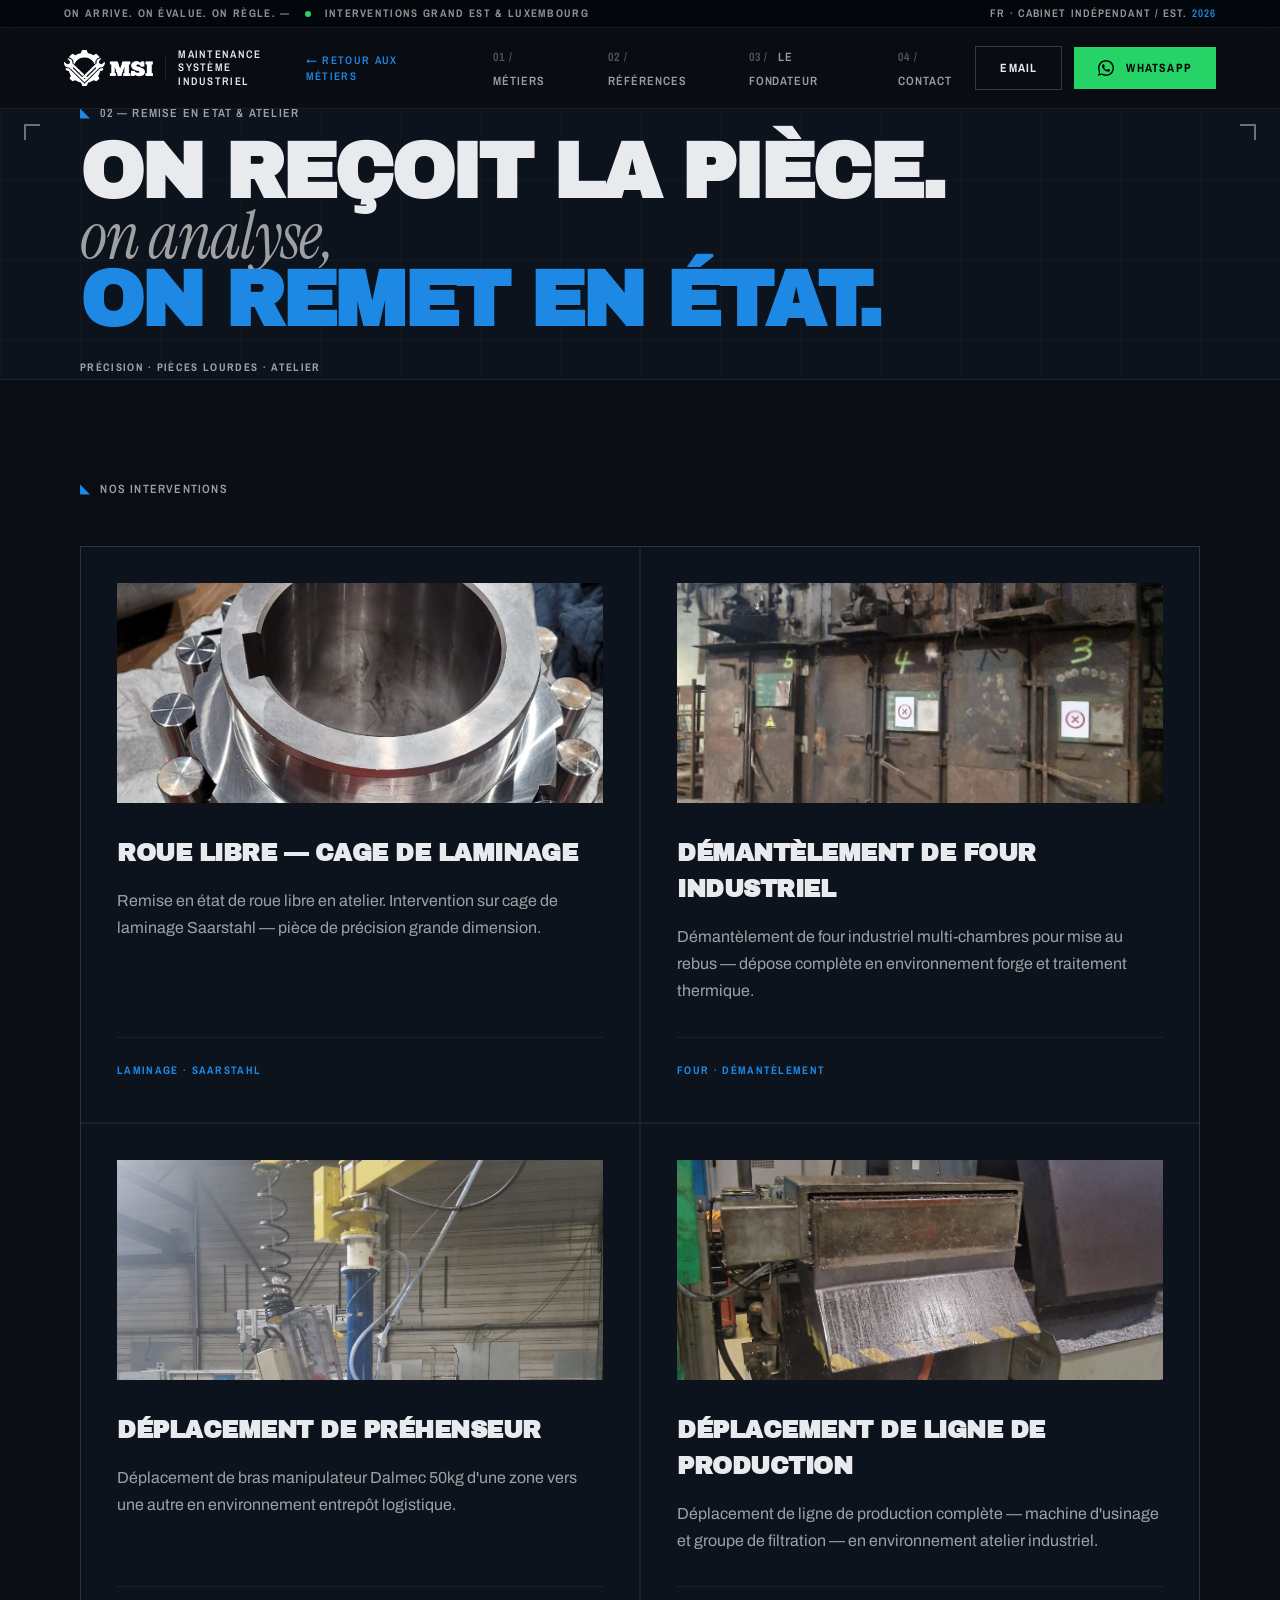
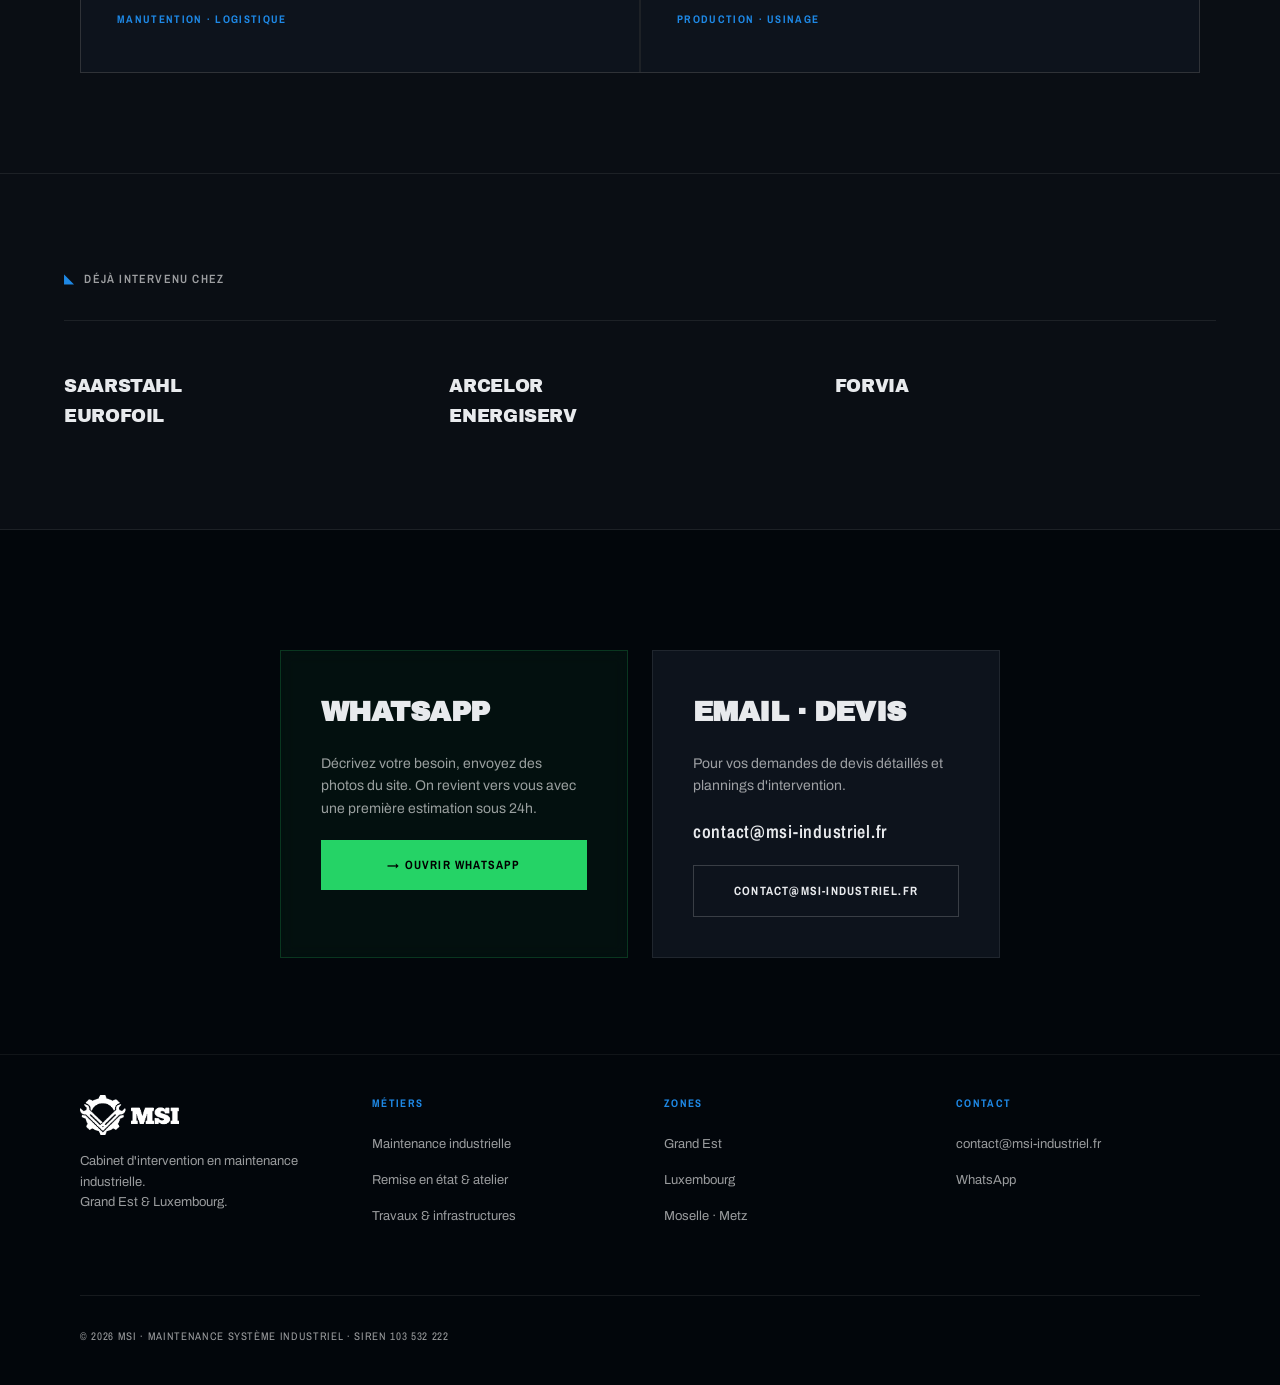
<file: remise-en-etat-atelier.html>
<!DOCTYPE html>
<html lang="fr">
<head>
  <meta charset="utf-8"/>
  <meta name="viewport" content="width=device-width, initial-scale=1.0"/>
  <title>Remise en état & Atelier — MSI</title>
  <meta name="description" content="MSI - Remise en état & Atelier. Pièces lourdes, usinage, précision."/>
  <link rel="preconnect" href="https://fonts.googleapis.com"/>
  <link rel="preconnect" href="https://fonts.gstatic.com" crossorigin/>
  <link href="https://fonts.googleapis.com/css2?family=Archivo:wght@400;500;600;700&family=Archivo+Black&family=Archivo+Narrow:wght@500;600;700&family=Instrument+Serif:ital@1&display=swap" rel="stylesheet"/>
  <link rel="stylesheet" href="style.css"/>
  <style>
    /* Page specific overrides */
    body { background-color: #0a0e14; }
    
    /* Sticky Nav adjustments for back link */
    .nav { position: fixed; width: 100%; top: 28px; z-index: 100; background: rgba(10,14,20,0.92); backdrop-filter: blur(12px); border-bottom: 1px solid rgba(255,255,255,0.08); }
    
    /* Hero Band */
    .hero-band {
      margin-top: 100px;
      height: 280px;
      background-color: #0d131c;
      background-image: 
        linear-gradient(rgba(255, 255, 255, 0.02) 1px, transparent 1px),
        linear-gradient(90deg, rgba(255, 255, 255, 0.02) 1px, transparent 1px);
      background-size: 80px 80px;
      display: flex;
      align-items: center;
      position: relative;
      border-bottom: 1px solid var(--border);
    }
    .hero-band-content {
      padding: 0 80px;
      max-width: 1440px;
      margin: 0 auto;
      width: 100%;
      position: relative;
    }
    .hero-band .label { margin-bottom: 16px; }
    .hero-band .h1-display { 
      font-size: clamp(48px, 6vw, 80px); 
      line-height: 0.9; 
      margin-bottom: 24px;
    }
    .hero-band .h1-display .serif-line { padding-left: 0; }
    .hero-band .hero-tags {
      font-family: var(--font-ui);
      font-size: 11px;
      font-weight: 700;
      color: rgba(255,255,255,0.6);
      text-transform: uppercase;
      letter-spacing: 0.12em;
    }
    .corner-tl, .corner-tr {
      position: absolute;
      top: 24px;
      width: 16px;
      height: 16px;
    }
    .corner-tl { left: 24px; border-top: 2px solid rgba(255,255,255,0.4); border-left: 2px solid rgba(255,255,255,0.4); }
    .corner-tr { right: 24px; border-top: 2px solid rgba(255,255,255,0.4); border-right: 2px solid rgba(255,255,255,0.4); }

    /* Interventions Section */
    .section-interventions {
      padding: 100px 80px;
      max-width: 1440px;
      margin: 0 auto;
    }
    .interventions-grid {
      display: grid;
      grid-template-columns: 1fr 1fr;
      gap: 2px;
      background: var(--border);
      border: 1px solid var(--border);
      margin-top: 48px;
    }
    .intervention-card {
      background: #0d131c;
      padding: 36px;
      display: flex;
      flex-direction: column;
      position: relative;
    }
    .intervention-card-img {
      width: 100%;
      height: 220px;
      background: #161c28;
      margin-bottom: 32px;
    }
    .intervention-card-title {
      font-family: var(--font-display);
      font-size: 24px;
      text-transform: uppercase;
      letter-spacing: -0.02em;
      margin-bottom: 16px;
      color: var(--text);
    }
    .intervention-card-body {
      font-family: var(--font-body);
      font-size: 16px;
      line-height: 1.7;
      color: rgba(255,255,255,0.6);
      margin-bottom: 32px;
    }
    .intervention-card-footer {
      margin-top: auto;
      padding-top: 24px;
      border-top: 1px solid rgba(255,255,255,0.06);
    }
    .intervention-tag {
      font-family: var(--font-ui);
      font-size: 11px;
      font-weight: 700;
      color: var(--accent);
      text-transform: uppercase;
      letter-spacing: 0.12em;
      margin-bottom: 8px;
      display: block;
    }
    .intervention-source {
      font-family: var(--font-body);
      font-size: 12px;
      color: rgba(255,255,255,0.4);
      font-style: italic;
    }

    @media (max-width: 768px) {
      .hero-band { height: auto; min-height: 200px; padding: 32px 0; margin-top: 88px; }
      .hero-band-content { padding: 0 24px; }
      .hero-band .h1-display {
        font-size: clamp(26px, 8vw, 36px);
        line-height: 1.08;
        overflow-wrap: break-word;
        word-break: break-word;
      }
      .hero-band .hero-tags { font-size: 9px; letter-spacing: 0.06em; }

      .section-interventions { padding: 48px 20px; }
      .interventions-grid {
        display: flex;
        overflow-x: scroll;
        scroll-snap-type: x mandatory;
        -webkit-overflow-scrolling: touch;
        gap: 12px;
        background: transparent;
        border: none;
        margin-top: 32px;
        padding-bottom: 16px;
        margin-left: -20px;
        margin-right: -20px;
        padding-left: 20px;
        padding-right: 20px;
        scrollbar-width: none;
      }
      .interventions-grid::-webkit-scrollbar { display: none; }
      .intervention-card {
        flex: 0 0 82vw;
        scroll-snap-align: start;
      }
    }

  </style>
</head>
<body>

  <!-- 1. STICKY BAR -->
  <div class="sticky-bar" id="sticky-bar">
    <span class="sticky-bar-left">ON ARRIVE. ON ÉVALUE. ON RÈGLE. —<span class="dot"></span>INTERVENTIONS GRAND EST & LUXEMBOURG</span>
    <span>FR · CABINET INDÉPENDANT / EST. <span class="year">2026</span></span>
  </div>

  <!-- 2. NAV -->
  <nav class="nav" id="main-nav">
    <div class="nav-logo">
      <img class="nav-logo-icon" src="assets/img/msi-logo-white.png" alt="MSI — Maintenance Système Industriel"/>
      <div class="nav-logo-divider"></div>
      <div class="nav-logo-text">MAINTENANCE SYSTÈME<br/>INDUSTRIEL</div>
    </div>
    
    <div style="display: flex; align-items: center;">
      <a href="index.html#metiers" class="back-link">← Retour aux métiers</a>
      <ul class="nav-menu" style="margin-left: 24px;">
        <li><a href="index.html#metiers"><span class="num">01 /</span> Métiers</a></li>
        <li><a href="index.html#references"><span class="num">02 /</span> Références</a></li>
        <li><a href="index.html#fondateur"><span class="num">03 /</span> Le Fondateur</a></li>
        <li><a href="index.html#contact"><span class="num">04 /</span> Contact</a></li>
      </ul>
    </div>
    
    <div class="nav-actions">
      <a href="mailto:contact@msi-industriel.fr" class="btn btn-outline-sm">EMAIL</a>
      <a href="https://wa.me/33643799251" class="btn btn-wa-sm">
        <svg width="16" height="16" viewBox="0 0 24 24" fill="currentColor"><path d="M17.472 14.382c-.297-.149-1.758-.867-2.03-.967-.273-.099-.471-.148-.67.15-.197.297-.767.966-.94 1.164-.173.199-.347.223-.644.075-.297-.15-1.255-.463-2.39-1.475-.883-.788-1.48-1.761-1.653-2.059-.173-.297-.018-.458.13-.606.134-.133.298-.347.446-.52.149-.174.198-.298.298-.497.099-.198.05-.371-.025-.52-.075-.149-.669-1.612-.916-2.207-.242-.579-.487-.5-.669-.51-.173-.008-.371-.01-.57-.01-.198 0-.52.074-.792.372-.272.297-1.04 1.016-1.04 2.479 0 1.462 1.065 2.875 1.213 3.074.149.198 2.096 3.2 5.077 4.487.709.306 1.262.489 1.694.625.712.227 1.36.195 1.871.118.571-.085 1.758-.719 2.006-1.413.248-.694.248-1.289.173-1.413-.074-.124-.272-.198-.57-.347z"/><path d="M12 0C5.373 0 0 5.373 0 12c0 2.127.555 4.123 1.525 5.857L.06 23.524l5.844-1.533A11.94 11.94 0 0012 24c6.627 0 12-5.373 12-12S18.627 0 12 0zm0 21.82c-1.92 0-3.753-.516-5.36-1.493l-.384-.228-3.985 1.045 1.064-3.89-.25-.398A9.794 9.794 0 012.18 12c0-5.422 4.398-9.82 9.82-9.82S21.82 6.578 21.82 12s-4.398 9.82-9.82 9.82z"/></svg>
        WHATSAPP
      </a>
    </div>
  </nav>

  <!-- HERO BAND -->
  <header class="hero-band">
    <div class="corner-tl"></div>
    <div class="corner-tr"></div>
    <div class="hero-band-content reveal">
      <p class="label"><span class="triangle">◣</span> 02 — REMISE EN ÉTAT & ATELIER</p>
      <h1 class="h1-display">
        ON REÇOIT LA PIÈCE.<br/>
        <span class="serif-line" style="color: rgba(255,255,255,0.6);">on analyse,</span>
        <span style="color: var(--accent);">ON REMET EN ÉTAT.</span>
      </h1>
      <div class="hero-tags">PRÉCISION · PIÈCES LOURDES · ATELIER</div>
    </div>
  </header>

  <!-- INTERVENTIONS -->
  <section class="section-interventions">
    <p class="label reveal"><span class="triangle">◣</span> NOS INTERVENTIONS</p>
    <div class="interventions-grid">
      <!-- CARD 1 -->
      <div class="intervention-card reveal">
        <div class="intervention-card-img" style="background-image: url('assets/img/roue-libre.jpg'); background-size: cover; background-position: center;"></div>
        <h3 class="intervention-card-title">ROUE LIBRE — CAGE DE LAMINAGE</h3>
        <p class="intervention-card-body">Remise en état de roue libre en atelier. Intervention sur cage de laminage Saarstahl — pièce de précision grande dimension.</p>
        <div class="intervention-card-footer">
          <span class="intervention-tag">LAMINAGE · SAARSTAHL</span>
        </div>
      </div>
      <!-- CARD 2 -->
      <div class="intervention-card reveal reveal-delay-1">
        <div class="intervention-card-img" style="background-image: url('assets/img/four.png'); background-size: cover; background-position: center;"></div>
        <h3 class="intervention-card-title">DÉMANTÈLEMENT DE FOUR INDUSTRIEL</h3>
        <p class="intervention-card-body">Démantèlement de four industriel multi-chambres pour mise au rebus — dépose complète en environnement forge et traitement thermique.</p>
        <div class="intervention-card-footer">
          <span class="intervention-tag">FOUR · DÉMANTÈLEMENT</span>
        </div>
      </div>
      <!-- CARD 3 -->
      <div class="intervention-card reveal">
        <div class="intervention-card-img" style="background-image: url('assets/img/prehenseur.png'); background-size: cover; background-position: center 30%;"></div>
        <h3 class="intervention-card-title">DÉPLACEMENT DE PRÉHENSEUR</h3>
        <p class="intervention-card-body">Déplacement de bras manipulateur Dalmec 50kg d'une zone vers une autre en environnement entrepôt logistique.</p>
        <div class="intervention-card-footer">
          <span class="intervention-tag">MANUTENTION · LOGISTIQUE</span>
        </div>
      </div>
      <!-- CARD 4 -->
      <div class="intervention-card reveal reveal-delay-1">
        <div class="intervention-card-img" style="background-image: url('assets/img/ligne-production.png'); background-size: cover; background-position: center;"></div>
        <h3 class="intervention-card-title">DÉPLACEMENT DE LIGNE DE PRODUCTION</h3>
        <p class="intervention-card-body">Déplacement de ligne de production complète — machine d'usinage et groupe de filtration — en environnement atelier industriel.</p>
        <div class="intervention-card-footer">
          <span class="intervention-tag">PRODUCTION · USINAGE</span>
        </div>
      </div>
    </div>
  </section>

  <!-- RÉFÉRENCES -->
  <section class="section-references" style="background: transparent; border-top: 1px solid var(--border);">
    <div class="container">
      <div class="section-header reveal">
        <p class="label"><span class="triangle">◣</span> DÉJÀ INTERVENU CHEZ</p>
      </div>
      <div class="ref-grid">
        <div class="ref-item reveal"><div class="ref-name" style="font-family: var(--font-display); font-size: 18px; color: var(--text);">SAARSTAHL</div></div>
        <div class="ref-item reveal reveal-delay-1"><div class="ref-name" style="font-family: var(--font-display); font-size: 18px; color: var(--text);">ARCELOR</div></div>
        <div class="ref-item reveal reveal-delay-2"><div class="ref-name" style="font-family: var(--font-display); font-size: 18px; color: var(--text);">FORVIA</div></div>
        <div class="ref-item reveal reveal-delay-3"><div class="ref-name" style="font-family: var(--font-display); font-size: 18px; color: var(--text);">EUROFOIL</div></div>
        <div class="ref-item reveal"><div class="ref-name" style="font-family: var(--font-display); font-size: 18px; color: var(--text);">ENERGISERV</div></div>
      </div>
    </div>
  </section>

  <!-- CLOSING CTA -->
  <section class="section-cta" style="background: #02060b;">
    <div class="container">
      <div class="cta-cards" style="max-width: 720px; margin: 0 auto; gap: 24px;">
        <div class="cta-card cta-card-wa reveal" style="background: rgba(37,211,102,0.05); border: 1px solid rgba(37,211,102,0.2);">
          <h3 class="cta-card-title">WHATSAPP</h3>
          <p class="cta-card-desc">Décrivez votre besoin, envoyez des photos du site. On revient vers vous avec une première estimation sous 24h.</p>
          <a href="https://wa.me/33643799251" class="btn btn-wa">→ OUVRIR WHATSAPP</a>
        </div>
        <div class="cta-card cta-card-email reveal reveal-delay-1" style="background: #0d131c; border: 1px solid rgba(255,255,255,0.08);">
          <h3 class="cta-card-title">EMAIL · DEVIS</h3>
          <p class="cta-card-desc">Pour vos demandes de devis détaillés et plannings d'intervention.</p>
          <p class="cta-card-contact">contact@msi-industriel.fr</p>
          <a href="mailto:contact@msi-industriel.fr" class="btn btn-outline">CONTACT@MSI-INDUSTRIEL.FR</a>
        </div>
      </div>
    </div>
  </section>

  <!-- FOOTER -->
  <footer class="footer" style="background: #02060b; padding: 40px 80px; border-top: 1px solid rgba(255,255,255,0.06);">
    <div class="footer-top">
      <div class="footer-brand">
        <img src="assets/img/msi-logo-white.png" alt="MSI" class="footer-logo"/>
        <p class="footer-brand-pitch">Cabinet d'intervention en maintenance industrielle.<br/>Grand Est & Luxembourg.</p>
      </div>
      <div>
        <h4 class="footer-col-title">MÉTIERS</h4>
        <ul class="footer-links">
          <li><a href="maintenance-industrielle.html">Maintenance industrielle</a></li>
          <li><a href="remise-en-etat-atelier.html">Remise en état & atelier</a></li>
          <li><a href="travaux-infrastructures.html">Travaux & infrastructures</a></li>
        </ul>
      </div>
      <div>
        <h4 class="footer-col-title">ZONES</h4>
        <ul class="footer-links">
          <li><a href="#">Grand Est</a></li>
          <li><a href="#">Luxembourg</a></li>
          <li><a href="#">Moselle · Metz</a></li>
        </ul>
      </div>
      <div>
        <h4 class="footer-col-title">CONTACT</h4>
        <ul class="footer-links">
          <li><a href="mailto:contact@msi-industriel.fr">contact@msi-industriel.fr</a></li>
          <li><a href="https://wa.me/33643799251">WhatsApp</a></li>
        </ul>
      </div>
    </div>
    <div class="footer-bottom">
      <p>© 2026 MSI · MAINTENANCE SYSTÈME INDUSTRIEL · SIREN 103 532 222</p>
    </div>
  </footer>

  <script>
    document.addEventListener("DOMContentLoaded", () => {
      const observer = new IntersectionObserver((entries) => {
        entries.forEach(entry => {
          if (entry.isIntersecting) {
            entry.target.classList.add('visible');
            observer.unobserve(entry.target);
          }
        });
      }, { threshold: 0.1 });
      document.querySelectorAll('.reveal').forEach(el => observer.observe(el));
    });
  </script>
</body>
</html>
</file>
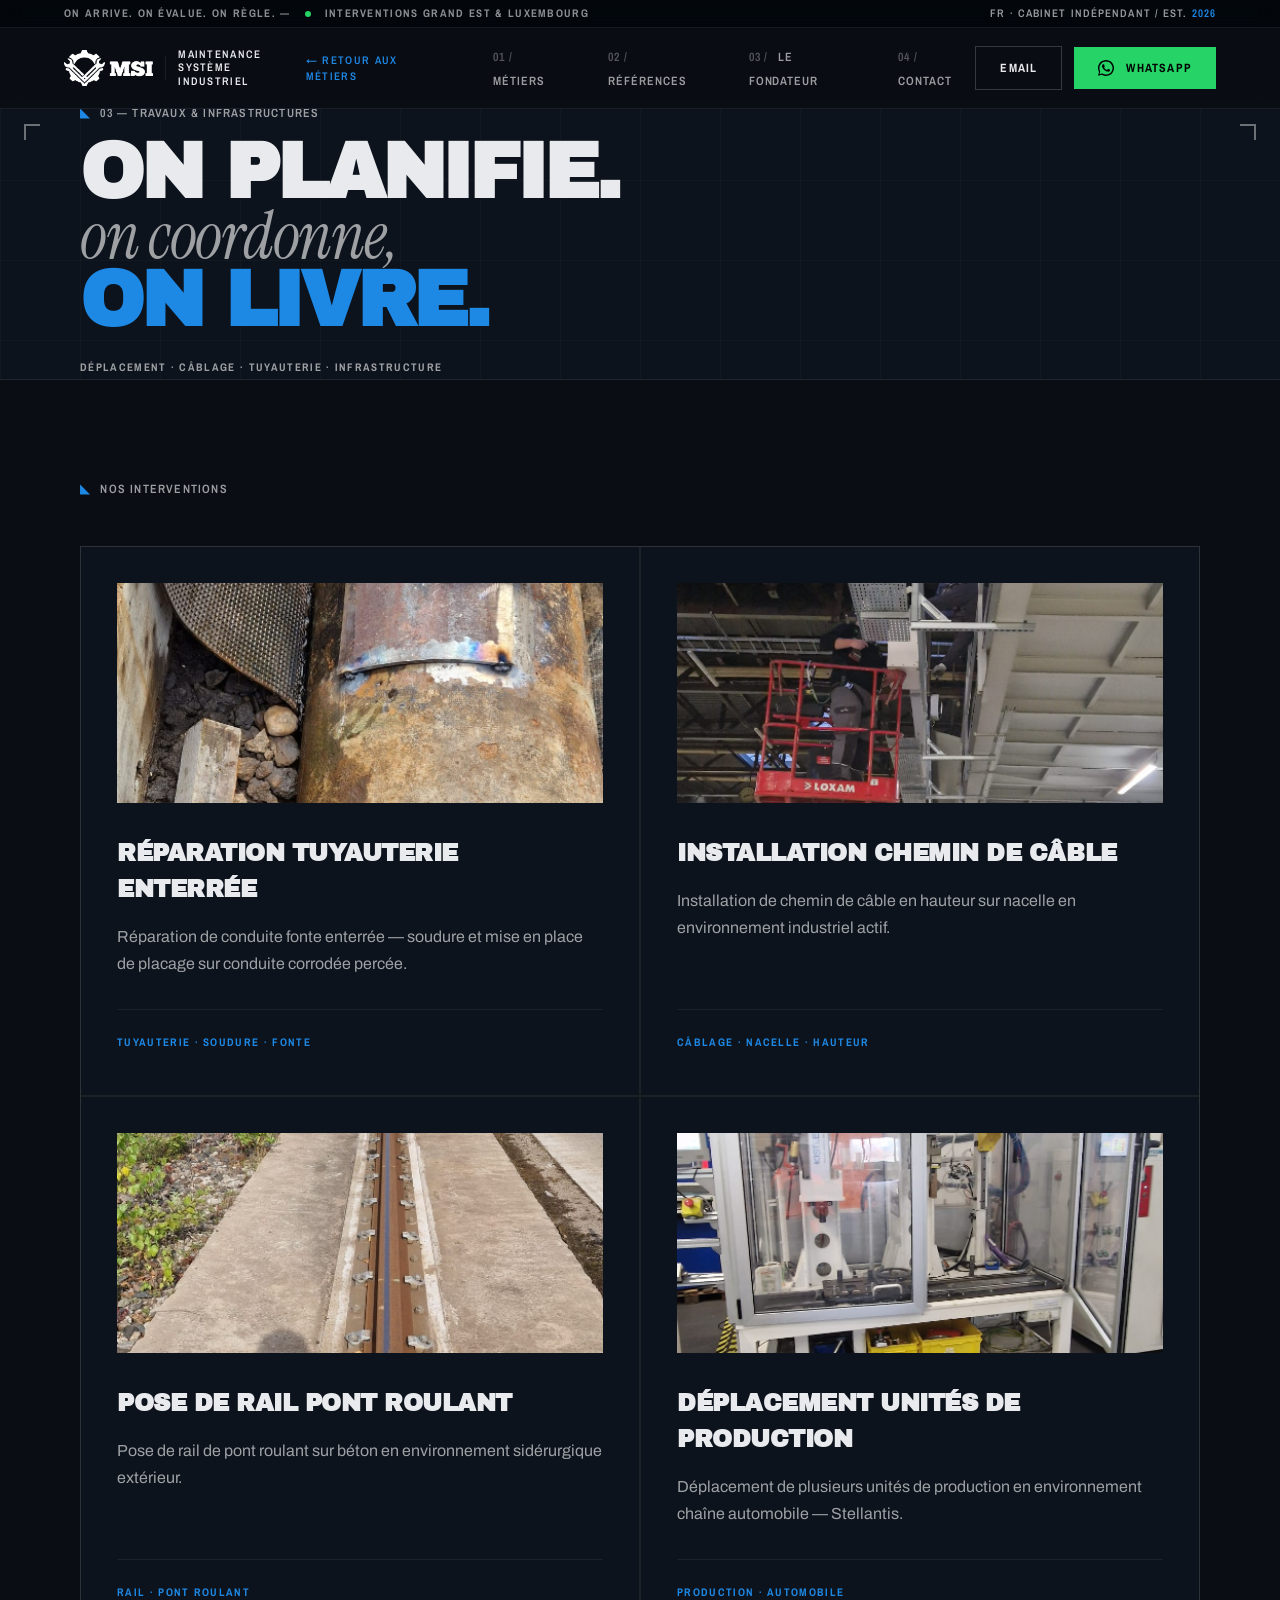
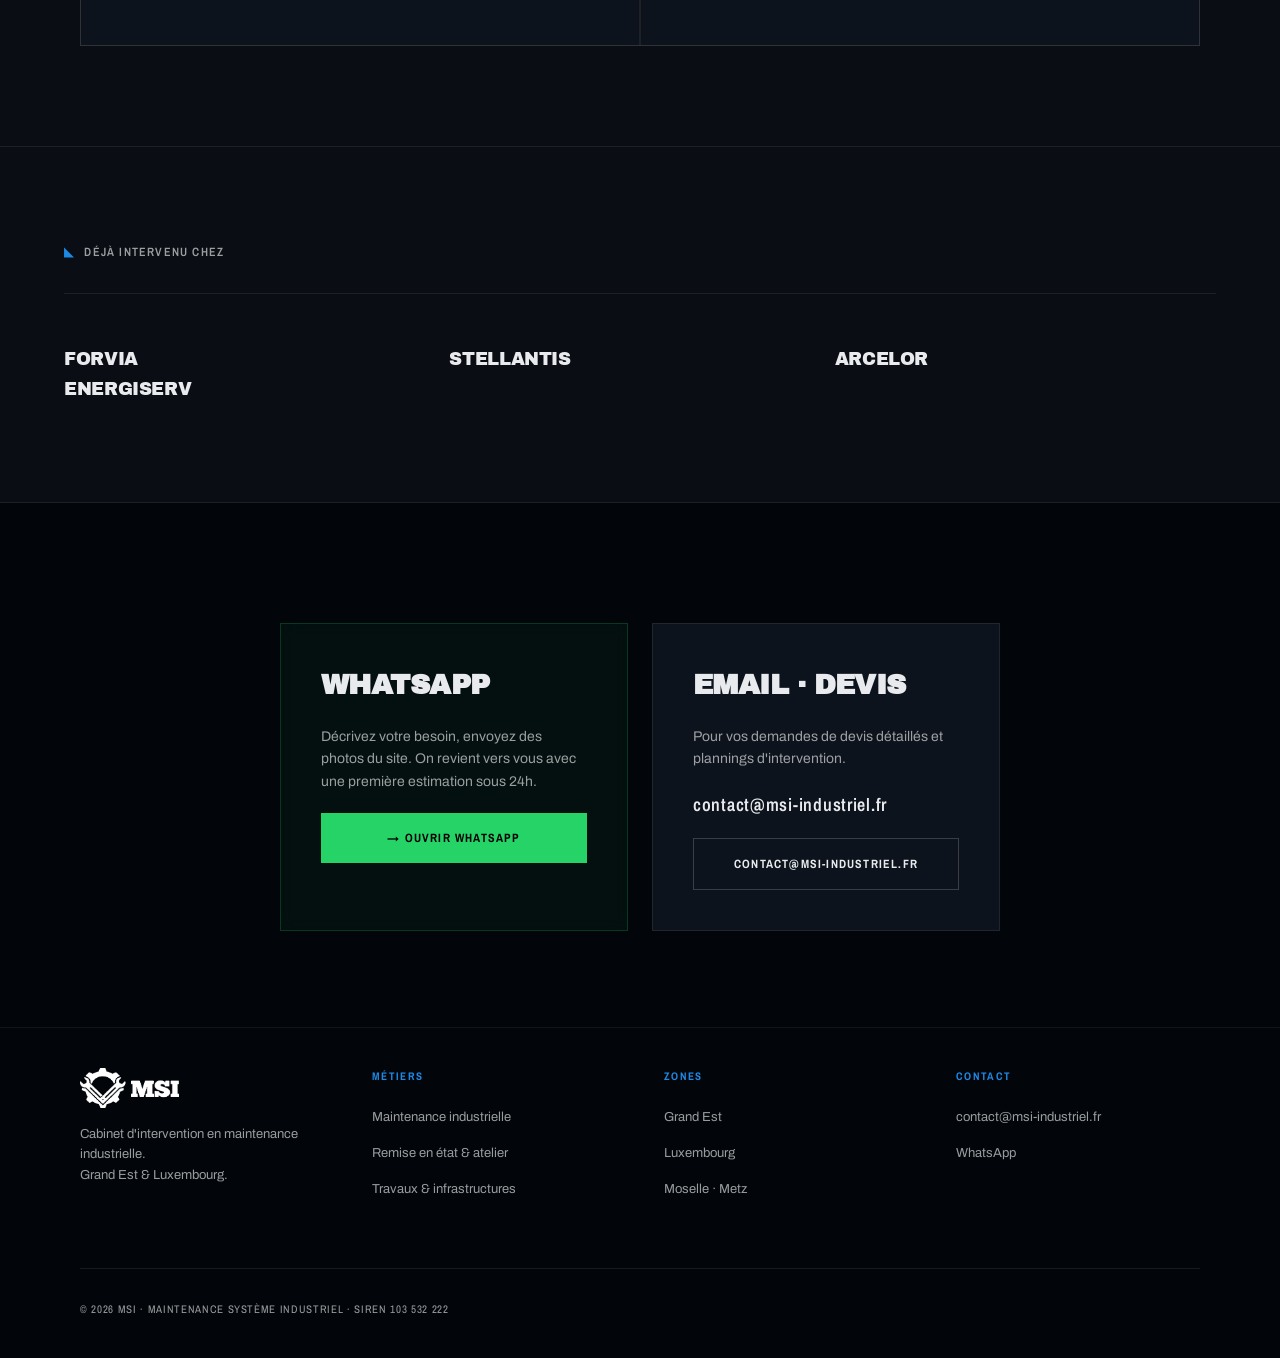
<file: travaux-infrastructures.html>
<!DOCTYPE html>
<html lang="fr">
<head>
  <meta charset="utf-8"/>
  <meta name="viewport" content="width=device-width, initial-scale=1.0"/>
  <title>Travaux & Infrastructures — MSI</title>
  <meta name="description" content="MSI - Travaux & Infrastructures. Déplacement, câblage, tuyauterie."/>
  <link rel="preconnect" href="https://fonts.googleapis.com"/>
  <link rel="preconnect" href="https://fonts.gstatic.com" crossorigin/>
  <link href="https://fonts.googleapis.com/css2?family=Archivo:wght@400;500;600;700&family=Archivo+Black&family=Archivo+Narrow:wght@500;600;700&family=Instrument+Serif:ital@1&display=swap" rel="stylesheet"/>
  <link rel="stylesheet" href="style.css"/>
  <style>
    /* Page specific overrides */
    body { background-color: #0a0e14; }
    
    /* Sticky Nav adjustments for back link */
    .nav { position: fixed; width: 100%; top: 28px; z-index: 100; background: rgba(10,14,20,0.92); backdrop-filter: blur(12px); border-bottom: 1px solid rgba(255,255,255,0.08); }
    
    /* Hero Band */
    .hero-band {
      margin-top: 100px;
      height: 280px;
      background-color: #0d131c;
      background-image: 
        linear-gradient(rgba(255, 255, 255, 0.02) 1px, transparent 1px),
        linear-gradient(90deg, rgba(255, 255, 255, 0.02) 1px, transparent 1px);
      background-size: 80px 80px;
      display: flex;
      align-items: center;
      position: relative;
      border-bottom: 1px solid var(--border);
    }
    .hero-band-content {
      padding: 0 80px;
      max-width: 1440px;
      margin: 0 auto;
      width: 100%;
      position: relative;
    }
    .hero-band .label { margin-bottom: 16px; }
    .hero-band .h1-display { 
      font-size: clamp(48px, 6vw, 80px); 
      line-height: 0.9; 
      margin-bottom: 24px;
    }
    .hero-band .h1-display .serif-line { padding-left: 0; }
    .hero-band .hero-tags {
      font-family: var(--font-ui);
      font-size: 11px;
      font-weight: 700;
      color: rgba(255,255,255,0.6);
      text-transform: uppercase;
      letter-spacing: 0.12em;
    }
    .corner-tl, .corner-tr {
      position: absolute;
      top: 24px;
      width: 16px;
      height: 16px;
    }
    .corner-tl { left: 24px; border-top: 2px solid rgba(255,255,255,0.4); border-left: 2px solid rgba(255,255,255,0.4); }
    .corner-tr { right: 24px; border-top: 2px solid rgba(255,255,255,0.4); border-right: 2px solid rgba(255,255,255,0.4); }

    /* Interventions Section */
    .section-interventions {
      padding: 100px 80px;
      max-width: 1440px;
      margin: 0 auto;
    }
    .interventions-grid {
      display: grid;
      grid-template-columns: 1fr 1fr;
      gap: 2px;
      background: var(--border);
      border: 1px solid var(--border);
      margin-top: 48px;
    }
    .intervention-card {
      background: #0d131c;
      padding: 36px;
      display: flex;
      flex-direction: column;
      position: relative;
    }
    .intervention-card-img {
      width: 100%;
      height: 220px;
      background: #161c28;
      margin-bottom: 32px;
    }
    .intervention-card-title {
      font-family: var(--font-display);
      font-size: 24px;
      text-transform: uppercase;
      letter-spacing: -0.02em;
      margin-bottom: 16px;
      color: var(--text);
    }
    .intervention-card-body {
      font-family: var(--font-body);
      font-size: 16px;
      line-height: 1.7;
      color: rgba(255,255,255,0.6);
      margin-bottom: 32px;
    }
    .intervention-card-footer {
      margin-top: auto;
      padding-top: 24px;
      border-top: 1px solid rgba(255,255,255,0.06);
    }
    .intervention-tag {
      font-family: var(--font-ui);
      font-size: 11px;
      font-weight: 700;
      color: var(--accent);
      text-transform: uppercase;
      letter-spacing: 0.12em;
      margin-bottom: 8px;
      display: block;
    }
    .intervention-source {
      font-family: var(--font-body);
      font-size: 12px;
      color: rgba(255,255,255,0.4);
      font-style: italic;
    }

    @media (max-width: 768px) {
      .hero-band { height: auto; min-height: 200px; padding: 32px 0; margin-top: 88px; }
      .hero-band-content { padding: 0 24px; }
      .hero-band .h1-display {
        font-size: clamp(26px, 8vw, 36px);
        line-height: 1.08;
        overflow-wrap: break-word;
        word-break: break-word;
      }
      .hero-band .hero-tags { font-size: 9px; letter-spacing: 0.06em; }

      .section-interventions { padding: 48px 20px; }
      .interventions-grid {
        display: flex;
        overflow-x: scroll;
        scroll-snap-type: x mandatory;
        -webkit-overflow-scrolling: touch;
        gap: 12px;
        background: transparent;
        border: none;
        margin-top: 32px;
        padding-bottom: 16px;
        margin-left: -20px;
        margin-right: -20px;
        padding-left: 20px;
        padding-right: 20px;
        scrollbar-width: none;
      }
      .interventions-grid::-webkit-scrollbar { display: none; }
      .intervention-card {
        flex: 0 0 82vw;
        scroll-snap-align: start;
      }
    }

  </style>
</head>
<body>

  <!-- 1. STICKY BAR -->
  <div class="sticky-bar" id="sticky-bar">
    <span class="sticky-bar-left">ON ARRIVE. ON ÉVALUE. ON RÈGLE. —<span class="dot"></span>INTERVENTIONS GRAND EST & LUXEMBOURG</span>
    <span>FR · CABINET INDÉPENDANT / EST. <span class="year">2026</span></span>
  </div>

  <!-- 2. NAV -->
  <nav class="nav" id="main-nav">
    <div class="nav-logo">
      <img class="nav-logo-icon" src="assets/img/msi-logo-white.png" alt="MSI — Maintenance Système Industriel"/>
      <div class="nav-logo-divider"></div>
      <div class="nav-logo-text">MAINTENANCE SYSTÈME<br/>INDUSTRIEL</div>
    </div>
    
    <div style="display: flex; align-items: center;">
      <a href="index.html#metiers" class="back-link">← Retour aux métiers</a>
      <ul class="nav-menu" style="margin-left: 24px;">
        <li><a href="index.html#metiers"><span class="num">01 /</span> Métiers</a></li>
        <li><a href="index.html#references"><span class="num">02 /</span> Références</a></li>
        <li><a href="index.html#fondateur"><span class="num">03 /</span> Le Fondateur</a></li>
        <li><a href="index.html#contact"><span class="num">04 /</span> Contact</a></li>
      </ul>
    </div>
    
    <div class="nav-actions">
      <a href="mailto:contact@msi-industriel.fr" class="btn btn-outline-sm">EMAIL</a>
      <a href="https://wa.me/33643799251" class="btn btn-wa-sm">
        <svg width="16" height="16" viewBox="0 0 24 24" fill="currentColor"><path d="M17.472 14.382c-.297-.149-1.758-.867-2.03-.967-.273-.099-.471-.148-.67.15-.197.297-.767.966-.94 1.164-.173.199-.347.223-.644.075-.297-.15-1.255-.463-2.39-1.475-.883-.788-1.48-1.761-1.653-2.059-.173-.297-.018-.458.13-.606.134-.133.298-.347.446-.52.149-.174.198-.298.298-.497.099-.198.05-.371-.025-.52-.075-.149-.669-1.612-.916-2.207-.242-.579-.487-.5-.669-.51-.173-.008-.371-.01-.57-.01-.198 0-.52.074-.792.372-.272.297-1.04 1.016-1.04 2.479 0 1.462 1.065 2.875 1.213 3.074.149.198 2.096 3.2 5.077 4.487.709.306 1.262.489 1.694.625.712.227 1.36.195 1.871.118.571-.085 1.758-.719 2.006-1.413.248-.694.248-1.289.173-1.413-.074-.124-.272-.198-.57-.347z"/><path d="M12 0C5.373 0 0 5.373 0 12c0 2.127.555 4.123 1.525 5.857L.06 23.524l5.844-1.533A11.94 11.94 0 0012 24c6.627 0 12-5.373 12-12S18.627 0 12 0zm0 21.82c-1.92 0-3.753-.516-5.36-1.493l-.384-.228-3.985 1.045 1.064-3.89-.25-.398A9.794 9.794 0 012.18 12c0-5.422 4.398-9.82 9.82-9.82S21.82 6.578 21.82 12s-4.398 9.82-9.82 9.82z"/></svg>
        WHATSAPP
      </a>
    </div>
  </nav>

  <!-- HERO BAND -->
  <header class="hero-band">
    <div class="corner-tl"></div>
    <div class="corner-tr"></div>
    <div class="hero-band-content reveal">
      <p class="label"><span class="triangle">◣</span> 03 — TRAVAUX & INFRASTRUCTURES</p>
      <h1 class="h1-display">
        ON PLANIFIE.<br/>
        <span class="serif-line" style="color: rgba(255,255,255,0.6);">on coordonne,</span>
        <span style="color: var(--accent);">ON LIVRE.</span>
      </h1>
      <div class="hero-tags">DÉPLACEMENT · CÂBLAGE · TUYAUTERIE · INFRASTRUCTURE</div>
    </div>
  </header>

  <!-- INTERVENTIONS -->
  <section class="section-interventions">
    <p class="label reveal"><span class="triangle">◣</span> NOS INTERVENTIONS</p>
    <div class="interventions-grid">
      <!-- CARD 1 -->
      <div class="intervention-card reveal">
        <div class="intervention-card-img" style="background-image: url('assets/img/tuyauterie.jpg'); background-size: cover; background-position: center;"></div>
        <h3 class="intervention-card-title">RÉPARATION TUYAUTERIE ENTERRÉE</h3>
        <p class="intervention-card-body">Réparation de conduite fonte enterrée — soudure et mise en place de placage sur conduite corrodée percée.</p>
        <div class="intervention-card-footer">
          <span class="intervention-tag">TUYAUTERIE · SOUDURE · FONTE</span>
        </div>
      </div>
      <!-- CARD 2 -->
      <div class="intervention-card reveal reveal-delay-1">
        <div class="intervention-card-img" style="background-image: url('assets/img/chemin-cable.png'); background-size: cover; background-position: center;"></div>
        <h3 class="intervention-card-title">INSTALLATION CHEMIN DE CÂBLE</h3>
        <p class="intervention-card-body">Installation de chemin de câble en hauteur sur nacelle en environnement industriel actif.</p>
        <div class="intervention-card-footer">
          <span class="intervention-tag">CÂBLAGE · NACELLE · HAUTEUR</span>
        </div>
      </div>
      <!-- CARD 3 -->
      <div class="intervention-card reveal">
        <div class="intervention-card-img" style="background-image: url('assets/img/rail-pont.jpg'); background-size: cover; background-position: center;"></div>
        <h3 class="intervention-card-title">POSE DE RAIL PONT ROULANT</h3>
        <p class="intervention-card-body">Pose de rail de pont roulant sur béton en environnement sidérurgique extérieur.</p>
        <div class="intervention-card-footer">
          <span class="intervention-tag">RAIL · PONT ROULANT</span>
        </div>
      </div>
      <!-- CARD 4 -->
      <div class="intervention-card reveal reveal-delay-1">
        <div class="intervention-card-img" style="background-image: url('assets/img/unites-production.png'); background-size: cover; background-position: center;"></div>
        <h3 class="intervention-card-title">DÉPLACEMENT UNITÉS DE PRODUCTION</h3>
        <p class="intervention-card-body">Déplacement de plusieurs unités de production en environnement chaîne automobile — Stellantis.</p>
        <div class="intervention-card-footer">
          <span class="intervention-tag">PRODUCTION · AUTOMOBILE</span>
        </div>
      </div>
    </div>
  </section>

  <!-- RÉFÉRENCES -->
  <section class="section-references" style="background: transparent; border-top: 1px solid var(--border);">
    <div class="container">
      <div class="section-header reveal">
        <p class="label"><span class="triangle">◣</span> DÉJÀ INTERVENU CHEZ</p>
      </div>
      <div class="ref-grid">
        <div class="ref-item reveal"><div class="ref-name" style="font-family: var(--font-display); font-size: 18px; color: var(--text);">FORVIA</div></div>
        <div class="ref-item reveal reveal-delay-1"><div class="ref-name" style="font-family: var(--font-display); font-size: 18px; color: var(--text);">STELLANTIS</div></div>
        <div class="ref-item reveal reveal-delay-2"><div class="ref-name" style="font-family: var(--font-display); font-size: 18px; color: var(--text);">ARCELOR</div></div>
        <div class="ref-item reveal reveal-delay-3"><div class="ref-name" style="font-family: var(--font-display); font-size: 18px; color: var(--text);">ENERGISERV</div></div>
      </div>
    </div>
  </section>

  <!-- CLOSING CTA -->
  <section class="section-cta" style="background: #02060b;">
    <div class="container">
      <div class="cta-cards" style="max-width: 720px; margin: 0 auto; gap: 24px;">
        <div class="cta-card cta-card-wa reveal" style="background: rgba(37,211,102,0.05); border: 1px solid rgba(37,211,102,0.2);">
          <h3 class="cta-card-title">WHATSAPP</h3>
          <p class="cta-card-desc">Décrivez votre besoin, envoyez des photos du site. On revient vers vous avec une première estimation sous 24h.</p>
          <a href="https://wa.me/33643799251" class="btn btn-wa">→ OUVRIR WHATSAPP</a>
        </div>
        <div class="cta-card cta-card-email reveal reveal-delay-1" style="background: #0d131c; border: 1px solid rgba(255,255,255,0.08);">
          <h3 class="cta-card-title">EMAIL · DEVIS</h3>
          <p class="cta-card-desc">Pour vos demandes de devis détaillés et plannings d'intervention.</p>
          <p class="cta-card-contact">contact@msi-industriel.fr</p>
          <a href="mailto:contact@msi-industriel.fr" class="btn btn-outline">CONTACT@MSI-INDUSTRIEL.FR</a>
        </div>
      </div>
    </div>
  </section>

  <!-- FOOTER -->
  <footer class="footer" style="background: #02060b; padding: 40px 80px; border-top: 1px solid rgba(255,255,255,0.06);">
    <div class="footer-top">
      <div class="footer-brand">
        <img src="assets/img/msi-logo-white.png" alt="MSI" class="footer-logo"/>
        <p class="footer-brand-pitch">Cabinet d'intervention en maintenance industrielle.<br/>Grand Est & Luxembourg.</p>
      </div>
      <div>
        <h4 class="footer-col-title">MÉTIERS</h4>
        <ul class="footer-links">
          <li><a href="maintenance-industrielle.html">Maintenance industrielle</a></li>
          <li><a href="remise-en-etat-atelier.html">Remise en état & atelier</a></li>
          <li><a href="travaux-infrastructures.html">Travaux & infrastructures</a></li>
        </ul>
      </div>
      <div>
        <h4 class="footer-col-title">ZONES</h4>
        <ul class="footer-links">
          <li><a href="#">Grand Est</a></li>
          <li><a href="#">Luxembourg</a></li>
          <li><a href="#">Moselle · Metz</a></li>
        </ul>
      </div>
      <div>
        <h4 class="footer-col-title">CONTACT</h4>
        <ul class="footer-links">
          <li><a href="mailto:contact@msi-industriel.fr">contact@msi-industriel.fr</a></li>
          <li><a href="https://wa.me/33643799251">WhatsApp</a></li>
        </ul>
      </div>
    </div>
    <div class="footer-bottom">
      <p>© 2026 MSI · MAINTENANCE SYSTÈME INDUSTRIEL · SIREN 103 532 222</p>
    </div>
  </footer>

  <script>
    document.addEventListener("DOMContentLoaded", () => {
      const observer = new IntersectionObserver((entries) => {
        entries.forEach(entry => {
          if (entry.isIntersecting) {
            entry.target.classList.add('visible');
            observer.unobserve(entry.target);
          }
        });
      }, { threshold: 0.1 });
      document.querySelectorAll('.reveal').forEach(el => observer.observe(el));
    });
  </script>
</body>
</html>
</file>
<file: style.css>
/* ═══════════════════════════════════════════════════
   MSI — MÉCANIQUE SYSTÈME INDUSTRIEL
   Design System: "L'Atelier" — Cinématique Industriel Premium
   ═══════════════════════════════════════════════════ */

/* --- RESET & BASE --- */
*, *::before, *::after { margin: 0; padding: 0; box-sizing: border-box; }

:root {
  --bg: #0a0e14;
  --bg-deep: #02060b;
  --bg-card: #0d131c;
  --text: #e8eaed;
  --text-secondary: rgba(255,255,255,0.6);
  --accent: #1e88e5;
  --cta-green: #25D366;
  --border: rgba(255,255,255,0.08);
  --border-hover: rgba(255,255,255,0.18);

  --font-display: 'Archivo Black', sans-serif;
  --font-serif: 'Instrument Serif', serif;
  --font-ui: 'Archivo Narrow', sans-serif;
  --font-body: 'Archivo', sans-serif;

  --container: 1440px;
  --gutter: 64px;
}

html { scroll-behavior: smooth; overflow-x: hidden; max-width: 100%; }

body {
  font-family: var(--font-body);
  background: var(--bg); /* Fallback */
  color: var(--text);
  font-size: 16px;
  line-height: 1.5;
  -webkit-font-smoothing: antialiased;
  -moz-osx-font-smoothing: grayscale;
  overflow-x: hidden;
}

/* --- BACKGROUND VIDEO & OVERLAY --- */
.bg-video {
  position: fixed;
  top: 0;
  left: 0;
  width: 100vw;
  height: 100vh;
  object-fit: cover;
  object-position: center;
  z-index: 0;
  pointer-events: none;
  will-change: transform;
  -webkit-appearance: none;
  appearance: none;
}

.bg-video::-webkit-media-controls,
.bg-video::-webkit-media-controls-enclosure,
.bg-video::-webkit-media-controls-panel,
.bg-video::-webkit-media-controls-overlay-enclosure,
.bg-video::-webkit-media-controls-overlay-play-button,
.bg-video::-webkit-media-controls-start-playback-button,
.bg-video::-webkit-media-controls-play-button,
.bg-video::-webkit-media-controls-timeline,
.bg-video::-webkit-media-controls-current-time-display,
.bg-video::-webkit-media-controls-time-remaining-display,
.bg-video::-webkit-media-controls-mute-button,
.bg-video::-webkit-media-controls-toggle-closed-captions-button,
.bg-video::-webkit-media-controls-volume-slider,
.bg-video::-webkit-media-controls-fullscreen-button {
  display: none !important;
  -webkit-appearance: none !important;
  appearance: none !important;
  opacity: 0 !important;
  visibility: hidden !important;
  pointer-events: none !important;
}

/* Backup sélecteur générique */
video::-webkit-media-controls-overlay-play-button,
video::-webkit-media-controls-start-playback-button {
  display: none !important;
  opacity: 0 !important;
  pointer-events: none !important;
  -webkit-appearance: none !important;
}

.bg-image,
.bg-image-2 {
  display: none;
  position: fixed;
  top: 0; left: 0;
  width: 100%; height: 100%;
  object-fit: cover;
  object-position: center;
  z-index: 0;
  pointer-events: none;
  transition: opacity 0.8s ease;
}
.bg-image-2 { opacity: 0; }

.bg-overlay {
  position: fixed;
  inset: 0;
  z-index: 1;
  pointer-events: none;
  background: linear-gradient(
    to bottom,
    rgba(10,14,20,0.55) 0%,
    rgba(10,14,20,0.35) 40%,
    rgba(10,14,20,0.55) 70%,
    rgba(10,14,20,0.75) 100%
  );
}

/* Ensure all content sits above the video and overlay */
.nav, .hero, section, .footer {
  position: relative;
  z-index: 2;
}


img { display: block; max-width: 100%; height: auto; }
a { color: inherit; text-decoration: none; }
button { cursor: pointer; border: none; font-family: inherit; }

.container {
  max-width: var(--container);
  margin: 0 auto;
  padding: 0 var(--gutter);
  position: relative;
  z-index: 2;
}

/* --- LABEL / EYEBROW STYLE --- */
.label {
  font-family: var(--font-ui);
  font-size: 12px;
  font-weight: 600;
  letter-spacing: 0.1em;
  text-transform: uppercase;
  color: var(--text-secondary);
}
.label .accent { color: var(--accent); }
.triangle { color: var(--accent); margin-right: 6px; }

/* --- SECTION SUBTITLE --- */
.section-subtitle {
  font-family: var(--font-ui);
  font-size: 18px;
  font-weight: 600;
  letter-spacing: 0.04em;
  color: var(--text-secondary);
  margin-bottom: 48px;
}
.section-subtitle .accent { color: var(--accent); }

/* --- GLASS PANEL --- */
.glass-panel {
  background: rgba(10,14,20,0.5);
  backdrop-filter: blur(14px);
  -webkit-backdrop-filter: blur(14px);
  border-radius: 8px;
  border: 1px solid rgba(255,255,255,0.06);
  padding: 32px 36px;
  margin-top: 16px;
}

/* --- TYPOGRAPHY --- */
.h1-display {
  font-family: var(--font-display);
  font-size: clamp(64px, 8vw, 124px);
  line-height: 1.05;
  letter-spacing: -0.04em;
  text-transform: uppercase;
  font-feature-settings: 'tnum';
}
.h1-display .serif-line {
  font-family: var(--font-serif);
  font-style: italic;
  text-transform: none;
  font-size: 0.85em;
  font-weight: 400;
  letter-spacing: -0.02em;
  display: block;
  color: var(--text);
  display: block;
}
.h1-display .accent-line { color: var(--accent); display: block; }

.h2-mixed {
  font-family: var(--font-display);
  font-size: clamp(36px, 4.5vw, 64px);
  line-height: 0.92;
  letter-spacing: -0.03em;
  text-transform: uppercase;
}
.h2-mixed .serif-part {
  font-family: var(--font-serif);
  font-style: italic;
  text-transform: none;
  font-weight: 400;
  letter-spacing: -0.01em;
  font-size: 0.88em;
}
.h2-mixed .accent-part { color: var(--accent); }

/* --- BUTTONS --- */
.btn {
  font-family: var(--font-ui);
  font-size: 12px;
  font-weight: 700;
  letter-spacing: 0.1em;
  text-transform: uppercase;
  padding: 16px 32px;
  display: inline-flex;
  align-items: center;
  gap: 12px;
  transition: all 0.3s cubic-bezier(0.22, 1, 0.36, 1);
}
.btn-wa {
  background: var(--cta-green);
  color: #000;
  width: 100%;
  justify-content: center;
}
.btn-wa:hover { background: #1fb855; box-shadow: 0 16px 48px rgba(37,211,102,0.25); }
.btn-outline {
  background: transparent;
  color: var(--text);
  border: 1px solid var(--border-hover);
  justify-content: center;
}
.btn-outline:hover { border-color: var(--text); background: rgba(255,255,255,0.04); }
.btn-wa-sm {
  background: var(--cta-green);
  color: #000;
  padding: 12px 24px;
}
.btn-wa-sm:hover { background: #1fb855; }
.btn-outline-sm {
  background: transparent;
  color: var(--text);
  border: 1px solid var(--border-hover);
  padding: 12px 24px;
}
.btn-outline-sm:hover { border-color: var(--text); }

/* --- 1. STICKY BAR --- */
.sticky-bar {
  position: fixed; top: 0; left: 0; right: 0; z-index: 100;
  background: rgba(2,6,11,0.85);
  backdrop-filter: blur(12px);
  -webkit-backdrop-filter: blur(12px);
  height: 28px;
  display: flex;
  align-items: center;
  justify-content: space-between;
  padding: 0 var(--gutter);
  font-family: var(--font-ui);
  font-size: 11px;
  font-weight: 600;
  letter-spacing: 0.1em;
  text-transform: uppercase;
  color: var(--text-secondary);
  border-bottom: 1px solid var(--border);
}
.sticky-bar .dot {
  display: inline-block;
  width: 6px; height: 6px;
  background: var(--cta-green);
  border-radius: 50%;
  margin: 0 6px;
  animation: pulse-dot 2s ease-in-out infinite;
}
.sticky-bar .year { color: var(--accent); }
.sticky-bar-left {
  display: flex;
  align-items: center;
  gap: 8px;
  font-weight: 700;
  letter-spacing: 0.12em;
  color: rgba(255,255,255,0.55);
}
.sticky-bar-logo {
  height: 16px;
  width: auto;
  object-fit: contain;
  margin-right: 4px;
}

@keyframes pulse-dot {
  0%, 100% { opacity: 1; transform: scale(1); }
  50% { opacity: 0.5; transform: scale(0.8); }
}

/* --- 2. NAV --- */
.nav {
  position: fixed; top: 28px; left: 0; right: 0; z-index: 99;
  background: rgba(10,14,20,0.85);
  backdrop-filter: blur(24px);
  -webkit-backdrop-filter: blur(24px);
  padding: 16px var(--gutter);
  display: flex;
  align-items: center;
  justify-content: space-between;
  border-bottom: 1px solid var(--border);
}
.nav-logo {
  display: flex;
  align-items: center;
  gap: 12px;
}
.nav-logo-icon {
  height: 36px;
  width: auto;
  object-fit: contain;
  flex-shrink: 0;
}
.nav-logo-divider {
  width: 1px;
  height: 24px;
  background-color: var(--border);
}
.nav-logo-text {
  font-family: var(--font-ui);
  font-size: 11px;
  font-weight: 600;
  letter-spacing: 0.12em;
  color: var(--text-main);
  line-height: 1.2;
}

/* Back Link (Pages métiers) */
.back-link { 
  font-family: var(--font-ui); 
  font-size: 11px; 
  font-weight: 600; 
  color: var(--accent); 
  text-transform: uppercase; 
  text-decoration: none; 
  letter-spacing: 0.12em; 
  transition: color 0.3s; 
  margin-right: 24px; 
  display: flex; 
  align-items: center; 
  gap: 8px; 
}
.back-link:hover { color: #fff; }

.nav-menu {
  display: flex; gap: 40px;
  list-style: none;
}
.nav-menu a {
  font-family: var(--font-ui);
  font-size: 12px;
  font-weight: 600;
  letter-spacing: 0.08em;
  text-transform: uppercase;
  color: var(--text-secondary);
  transition: color 0.3s;
}
.nav-menu a:hover { color: var(--text); }
.nav-menu .num { color: var(--text-secondary); opacity: 0.5; margin-right: 6px; }
.nav-actions { display: flex; gap: 12px; align-items: center; }

/* --- 3. HERO --- */
.hero {
  margin-top: 92px;
  min-height: 100vh;
  display: flex;
  align-items: center;
  background: transparent;
  border-bottom: 1px solid var(--border);
}
.hero-content {
  padding: 80px 0 80px 80px;
  max-width: 680px;
}
.hero-content .label { margin-bottom: 32px; }
.hero-content .h1-display { margin-bottom: 32px; }
.hero-desc {
  font-size: 16px;
  color: var(--text-secondary);
  max-width: 680px;
  line-height: 1.6;
  margin-bottom: 40px;
}
.hero-ctas { display: flex; flex-direction: column; gap: 12px; max-width: 480px; }
.hero-friction {
  font-family: var(--font-ui);
  font-size: 12px;
  font-weight: 600;
  letter-spacing: 0.06em;
  text-transform: uppercase;
  color: var(--text-secondary);
  opacity: 0.6;
  margin-top: 20px;
}

}

/* --- 4. STATS BAR --- */
.stats-bar {
  padding: 64px 0;
  border-bottom: 1px solid var(--border);
}
.stats-grid {
  display: grid;
  grid-template-columns: repeat(4, 1fr);
  text-align: center;
}
.stat-item {
  padding: 24px 16px;
  position: relative;
}
.stat-item:not(:last-child)::after {
  content: '';
  position: absolute;
  right: 0; top: 50%;
  transform: translateY(-50%);
  width: 1px; height: 80px;
  background: var(--border);
}
.stat-number {
  font-family: var(--font-display);
  font-size: clamp(40px, 4.5vw, 64px);
  letter-spacing: -0.03em;
  font-feature-settings: 'tnum';
  line-height: 1;
  margin-bottom: 12px;
}
.stat-number .accent { color: var(--accent); }
.stat-number .serif {
  font-family: var(--font-serif);
  font-style: italic;
  font-weight: 400;
  font-size: 0.6em;
}
.stat-label {
  font-family: var(--font-ui);
  font-size: 11px;
  font-weight: 600;
  letter-spacing: 0.1em;
  text-transform: uppercase;
  color: var(--text-secondary);
}

/* --- 5. SECTION MÉTIERS --- */
.section-metiers {
  padding: 96px 0;
  border-bottom: 1px solid var(--border);
}
.section-header {
  display: flex;
  align-items: flex-end;
  justify-content: space-between;
  margin-bottom: 56px;
  padding-bottom: 32px;
  border-bottom: 1px solid var(--border);
}
.section-header-right { text-align: right; }

.metier-grid {
  display: grid;
  grid-template-columns: repeat(3, 1fr);
  gap: 4px;
}
.metier-card {
  background: rgba(13,19,28,0.4);
  backdrop-filter: blur(8px);
  -webkit-backdrop-filter: blur(8px);
  border: 1px solid var(--border);
  transition: border-color 0.4s, background 0.4s;
  overflow: hidden;
}
.metier-card:hover { 
  border-color: var(--accent); 
  background: rgba(13,19,28,0.8);
}
.metier-card-img {
  position: relative;
  height: 220px;
  overflow: hidden;
}
.metier-card-img img {
  width: 100%; height: 100%;
  object-fit: cover;
  filter: brightness(0.5);
  transition: transform 0.6s cubic-bezier(0.22, 1, 0.36, 1);
}
.metier-card:hover .metier-card-img img { transform: scale(1.05); }
.metier-num {
  position: absolute;
  top: 16px; right: 20px;
  font-family: var(--font-display);
  font-size: 36px;
  color: rgba(255,255,255,0.25);
  letter-spacing: -0.03em;
}
.metier-card-body { padding: 28px; }
.metier-name {
  font-family: var(--font-display);
  font-size: 28px;
  text-transform: uppercase;
  letter-spacing: -0.02em;
  margin-bottom: 8px;
}
.metier-sub {
  font-family: var(--font-ui);
  font-size: 11px;
  font-weight: 600;
  letter-spacing: 0.1em;
  text-transform: uppercase;
  color: var(--accent);
  margin-bottom: 16px;
}
.metier-desc {
  font-size: 14px;
  color: var(--text-secondary);
  line-height: 1.6;
  margin-bottom: 24px;
}
.metier-link {
  display: flex;
  align-items: center;
  gap: 8px;
  font-family: var(--font-ui);
  font-size: 12px;
  font-weight: 700;
  letter-spacing: 0.08em;
  text-transform: uppercase;
  color: var(--text-secondary);
  padding-top: 20px;
  border-top: 1px solid var(--border);
  transition: color 0.3s;
}
.metier-link:hover { color: var(--accent); }
.metier-link .arrow { color: var(--accent); }

/* --- 5b. SECTION RÉFÉRENCES --- */
.section-references {
  padding: 96px 0;
  border-bottom: 1px solid var(--border);
}
.references-subtitle {
  font-size: 16px;
  color: var(--text-secondary);
  line-height: 1.6;
  margin-bottom: 48px;
  max-width: 600px;
}
.ref-grid {
  display: grid;
  grid-template-columns: repeat(3, 1fr);
  gap: 4px;
}
.ref-card {
  background: rgba(13,19,28,0.4);
  backdrop-filter: blur(8px);
  -webkit-backdrop-filter: blur(8px);
  border: 1px solid var(--border);
  padding: 40px 32px;
  position: relative;
  transition: border-color 0.4s, background 0.4s;
  overflow: hidden;
}
.ref-card:hover {
  border-color: var(--accent);
  background: rgba(30,136,229,0.04);
}
.ref-num {
  font-family: var(--font-display);
  font-size: 36px;
  color: rgba(255,255,255,0.08);
  letter-spacing: -0.03em;
  position: absolute;
  top: 16px;
  right: 20px;
}
.ref-card:hover .ref-num { color: rgba(30,136,229,0.2); }
.ref-name {
  font-family: var(--font-display);
  font-size: 28px;
  text-transform: uppercase;
  letter-spacing: -0.02em;
  margin-bottom: 8px;
  line-height: 1;
}
.ref-sector {
  font-family: var(--font-ui);
  font-size: 12px;
  font-weight: 600;
  letter-spacing: 0.08em;
  text-transform: uppercase;
  color: var(--accent);
}

/* --- 6. SECTION FONDATEUR --- */
.section-fondateur {
  border-bottom: 1px solid var(--border);
}
.fondateur-content {
  padding: 80px var(--gutter);
  display: flex;
  flex-direction: column;
  justify-content: center;
}
.fondateur-content .label { margin-bottom: 24px; }
.fondateur-content .h2-mixed { margin-bottom: 32px; }
.fondateur-quote {
  font-family: var(--font-display);
  font-size: clamp(24px, 3vw, 36px);
  line-height: 1.2;
  letter-spacing: -0.02em;
  text-transform: uppercase;
  color: var(--text);
  margin-bottom: 32px;
  max-width: 520px;
  position: relative;
  padding-left: 24px;
  border-left: 3px solid var(--accent);
}
.fondateur-body {
  font-size: 15px;
  color: var(--text-secondary);
  line-height: 1.7;
  margin-bottom: 48px;
  max-width: 520px;
}
.fondateur-creds {
  display: flex;
  gap: 48px;
  margin-bottom: 32px;
}
.cred-item {}
.cred-num {
  font-family: var(--font-display);
  font-size: 56px;
  color: var(--accent);
  letter-spacing: -0.03em;
  line-height: 1;
  font-feature-settings: 'tnum';
}
.cred-num-text {
  font-family: var(--font-display);
  font-size: 28px;
  color: var(--accent);
  letter-spacing: -0.02em;
  line-height: 1;
  text-transform: uppercase;
}
.stat-number-text {
  font-family: var(--font-display);
  font-size: clamp(28px, 3vw, 40px);
  letter-spacing: -0.02em;
  line-height: 1;
  margin-bottom: 12px;
}
.cred-label {
  font-family: var(--font-ui);
  font-size: 11px;
  font-weight: 600;
  letter-spacing: 0.1em;
  text-transform: uppercase;
  color: var(--text-secondary);
  margin-top: 8px;
}
.fondateur-sig {
  font-family: var(--font-ui);
  font-size: 12px;
  letter-spacing: 0.1em;
  text-transform: uppercase;
  color: var(--text-secondary);
}

/* --- 7. CLOSING CTA --- */
.section-cta {
  position: relative;
  padding: 120px 0 96px;
  overflow: hidden;
}
.section-cta-bg {
  display: none;
}
.section-cta .container { position: relative; z-index: 2; }
.section-cta .label { margin-bottom: 24px; }
.section-cta .h2-mixed {
  font-size: clamp(48px, 6vw, 88px);
  margin-bottom: 64px;
  max-width: 900px;
}
.cta-cards {
  display: grid;
  grid-template-columns: 1fr 1fr;
  gap: 4px;
}
.cta-card {
  background: rgba(13,19,28,0.4);
  backdrop-filter: blur(8px);
  -webkit-backdrop-filter: blur(8px);
  border: 1px solid var(--border);
  padding: 40px;
  display: flex;
  flex-direction: column;
  gap: 20px;
}
.cta-card-wa { border-color: rgba(37,211,102,0.2); background: rgba(37,211,102,0.08); }
.cta-card-icon {
  width: 48px; height: 48px;
  display: flex;
  align-items: center;
  justify-content: center;
  border-radius: 8px;
}
.cta-card-wa .cta-card-icon { background: var(--cta-green); color: #000; }
.cta-card-email .cta-card-icon { background: rgba(255,255,255,0.08); color: var(--text); }
.cta-card-title {
  font-family: var(--font-display);
  font-size: 28px;
  text-transform: uppercase;
  letter-spacing: -0.02em;
}
.cta-card-desc {
  font-size: 14px;
  color: var(--text-secondary);
  line-height: 1.6;
}
.cta-card-contact {
  font-family: var(--font-ui);
  font-size: 18px;
  font-weight: 600;
  letter-spacing: 0.04em;
}

/* --- 8. FOOTER --- */
.footer {
  padding: 56px var(--gutter) 32px;
  border-top: 1px solid var(--border);
}
.footer-top {
  display: grid;
  grid-template-columns: 1fr 1fr 1fr 1fr;
  gap: 48px;
  margin-bottom: 56px;
}
.footer-brand {}
.footer-logo {
  height: 40px;
  width: auto;
  object-fit: contain;
  margin-bottom: 16px;
}
.footer-brand-pitch {
  font-size: 13px;
  color: var(--text-secondary);
  line-height: 1.6;
  max-width: 360px;
}
.footer-col-title {
  font-family: var(--font-ui);
  font-size: 11px;
  font-weight: 700;
  letter-spacing: 0.12em;
  text-transform: uppercase;
  color: var(--accent);
  margin-bottom: 20px;
}
.footer-links { list-style: none; }
.footer-links li { margin-bottom: 12px; }
.footer-links a {
  font-size: 13px;
  color: var(--text-secondary);
  transition: color 0.3s;
}
.footer-links a:hover { color: var(--text); }
.footer-bottom {
  display: flex;
  justify-content: space-between;
  align-items: center;
  padding-top: 32px;
  border-top: 1px solid var(--border);
  font-family: var(--font-ui);
  font-size: 11px;
  letter-spacing: 0.06em;
  text-transform: uppercase;
  color: var(--text-secondary);
}

/* --- ANIMATIONS --- */
.reveal {
  opacity: 0;
  transform: translateY(24px);
  transition: opacity 600ms cubic-bezier(0.22,1,0.36,1),
              transform 600ms cubic-bezier(0.22,1,0.36,1);
}
.reveal.visible { opacity: 1; transform: translateY(0); }
.reveal-delay-1 { transition-delay: 100ms; }
.reveal-delay-2 { transition-delay: 200ms; }
.reveal-delay-3 { transition-delay: 300ms; }

/* --- RESPONSIVE --- */
@media (max-width: 1024px) {
  :root { --gutter: 32px; }
  .hero-content { padding: 64px var(--gutter); }
  .stats-grid { grid-template-columns: repeat(2, 1fr); }
  .stat-item:nth-child(2)::after { display: none; }
  .metier-grid { grid-template-columns: 1fr; }
  .ref-grid { grid-template-columns: repeat(2, 1fr); }
  .cta-cards { grid-template-columns: 1fr; }
  .footer-top { grid-template-columns: 1fr 1fr; }
  .nav-menu { display: none; }
}

@media (max-width: 768px) {
  /* Video → two static images (fade between them via JS at 50% scroll) */
  .bg-video { display: none; }
  .bg-image { display: block; opacity: 1; }
  .bg-image-2 { display: block; }
  body { background-color: #0a0e14; }

  /* Disable all scroll-reveal animations */
  .reveal { opacity: 1; transform: none; transition: none; }
  .reveal-delay-1, .reveal-delay-2, .reveal-delay-3 { transition-delay: 0ms; }

  /* Typography */
  .h1-display { font-size: clamp(32px, 8vw, 48px); }
  body { font-size: 15px; }

  /* Touch targets */
  .btn { min-height: 44px; }

  /* CTA section — reset any old background overrides */
  .section-cta { padding: 48px 0; }
  .section-cta-bg { display: none; }
  .cta-cards { grid-template-columns: 1fr; gap: 16px !important; }
  .cta-card {
    backdrop-filter: none;
    -webkit-backdrop-filter: none;
  }

  /* Nav & bars */
  .sticky-bar { background: var(--bg-deep); justify-content: center; }
  .sticky-bar > span:last-child { display: none; }
  .nav-logo-text, .nav-logo-divider { display: none; }
  .btn-outline-sm { display: none; }
  .btn-wa-sm { padding: 10px 16px; font-size: 10px; }
  .nav { padding: 12px var(--gutter); }
  .nav-actions { gap: 8px; }

  .back-link { font-size: 0; margin-right: 0; }
  .back-link::after { content: '← RETOUR'; font-size: 11px; display: inline-block; }

  .section-interventions { padding: 64px var(--gutter); }
  .footer-top { gap: 32px; }
  .footer-bottom { flex-direction: column; gap: 16px; text-align: center; justify-content: center; }
}

@media (max-width: 640px) {
  :root { --gutter: 20px; }
  .sticky-bar { font-size: 9px; padding: 0 16px; height: 32px; }
  .sticky-bar-left { white-space: nowrap; overflow-x: auto; padding-bottom: 2px; scrollbar-width: none; }
  .sticky-bar-left::-webkit-scrollbar { display: none; }
  .nav { top: 32px; }
  
  .h1-display { font-size: 40px; text-align: center; max-width: 100%; overflow-wrap: break-word; }
  .h1-display .serif-line { padding-left: 0; margin-top: 8px; display: block; }
  .h2-mixed { font-size: 32px; max-width: 100%; overflow-wrap: break-word; word-break: break-word; }

  .section-header { flex-direction: column; align-items: flex-start; gap: 20px; }
  .section-header-right { text-align: left; }
  
  .hero-content { padding: 48px 20px; max-width: 100%; text-align: center; }
  .hero-content .label { justify-content: center; display: flex; }
  .hero-content .glass-panel {
    background: transparent;
    backdrop-filter: none;
    -webkit-backdrop-filter: none;
    border: none;
    padding: 24px 0 0 0;
  }
  .hero-desc { margin-left: auto; margin-right: auto; }
  .hero-ctas { margin-left: auto; margin-right: auto; }
  
  .hero-ctas .btn-outline {
    background: rgba(10,14,20,0.6); /* Keep a slight background so text is readable against the video */
  }
  
  .stat-number { font-size: 36px; }
  .stat-item { padding: 16px; }
  .stat-item::after { display: none; } /* Remove all vertical separators on small screens */
  
  .fondateur-creds { flex-direction: column; gap: 24px; }
  .cred-num { font-size: 40px; }
  
  .section-cta .h2-mixed { font-size: 32px; margin-bottom: 40px; }
  .ref-grid { grid-template-columns: 1fr; }
  
  .footer-top { grid-template-columns: 1fr; text-align: center; }
  .footer-brand { display: flex; flex-direction: column; align-items: center; }
  .footer-brand-pitch { text-align: center; }
  
  .cta-card { padding: 24px; }
  .cta-card-title { font-size: 24px; }
  .metier-card-body, .intervention-card { padding: 24px; }
  .metier-name, .intervention-card-title { font-size: 22px; }
  
  .hero { margin-top: 100px; }
  .hero-band { margin-top: 100px; height: 240px; }
  .hero-band .h1-display { font-size: 36px; }
  .hero-band-content { padding: 0 var(--gutter); }
}

@media (prefers-reduced-motion: reduce) {
  .reveal { opacity: 1; transform: none; transition: none; }
  .sticky-bar .dot { animation: none; }
}
</file>
